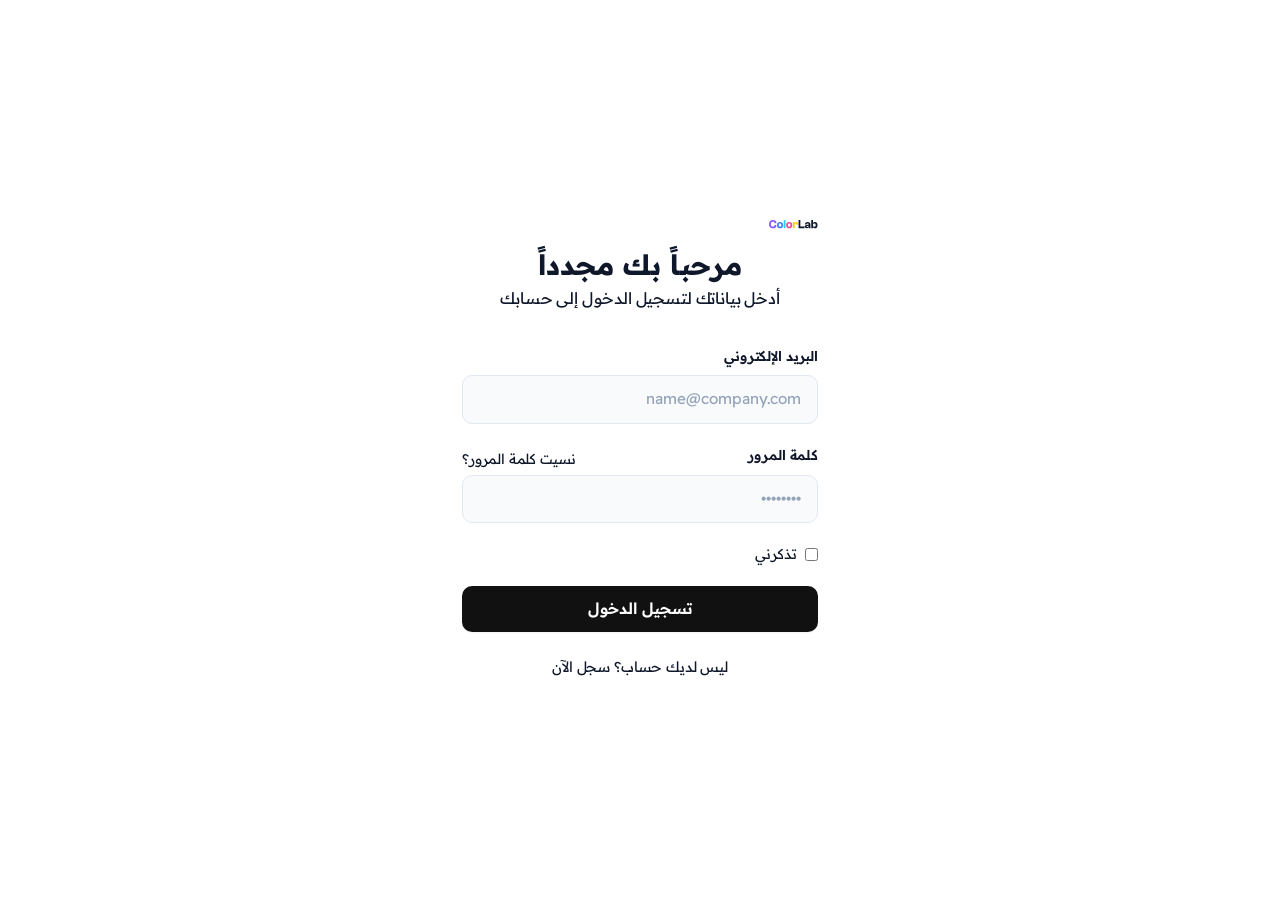
<file: html/login.html>
<!DOCTYPE html>
<html lang="ar" dir="rtl">
<head>
    <meta charset="UTF-8">
    <meta name="viewport" content="width=device-width, initial-scale=1.0">
    <title>تسجيل الدخول - كولور لاب</title>
    <link rel="preconnect" href="https://fonts.googleapis.com">
    <link rel="preconnect" href="https://fonts.gstatic.com" crossorigin>
    <link href="https://fonts.googleapis.com/css2?family=Outfit:wght@100..900&family=Readex+Pro:wght@200..700&display=swap" rel="stylesheet">
    <link rel="stylesheet" href="../css/main.css">
    <link rel="stylesheet" href="../css/layout.css">
    <link rel="stylesheet" href="../css/components.css">
    <link rel="stylesheet" href="../css/polish.css">
    <link rel="stylesheet" href="../css/responsive.css">
    <style>
        body {
            background-color: var(--color-bg-alt);
            display: flex;
            align-items: center;
            justify-content: center;
            min-height: 100vh;
        }
        .login-container {
            width: 100%;
            max-width: 500px;
            padding: 2rem;
        }
        .login-card {
            background: #FFF;
            padding: 2.5rem;
            border-radius: var(--radius-lg);
            border: 1px solid var(--color-border);
            box-shadow: var(--shadow-hover);
            text-align: center;
        }
        .login-header {
            margin-bottom: 2rem;
        }
        .login-header h2 {
            font-size: 1.75rem;
            margin-top: 1rem;
        }
        .login-footer {
            margin-top: 1.5rem;
            font-size: 0.9rem;
            color: var(--color-text-muted);
        }
    </style>
</head>
<body>
    <div class="login-container">
        <div class="login-card fade-in">
            <div class="login-header">
                <a href="../index.html"><img src="../icons/logo.svg" alt="كولور لاب" height="32"></a>
                <h2>مرحباً بك مجدداً</h2>
                <p class="text-muted">أدخل بياناتك لتسجيل الدخول إلى حسابك</p>
            </div>
            
            <form action="#">
                <div class="form-group text-right">
                    <label class="form-label">البريد الإلكتروني</label>
                    <input type="email" class="form-control" placeholder="name@company.com" required>
                </div>
                <div class="form-group text-right">
                    <div style="display: flex; justify-content: space-between; align-items: center;">
                        <label class="form-label">كلمة المرور</label>
                        <a href="#" class="text-sm">نسيت كلمة المرور؟</a>
                    </div>
                    <input type="password" class="form-control" placeholder="••••••••" required>
                </div>
                <div class="form-group" style="display: flex; align-items: center; gap: 0.5rem;">
                    <input type="checkbox" id="remember">
                    <label for="remember" class="text-sm">تذكرني</label>
                </div>
                <button type="submit" class="btn btn-primary w-100 btn-lg">تسجيل الدخول</button>
            </form>
            
            <div class="login-footer">
                ليس لديك حساب؟ <a href="signup.html">سجل الآن</a>
            </div>
        </div>
    </div>
</body>
</html>
</file>
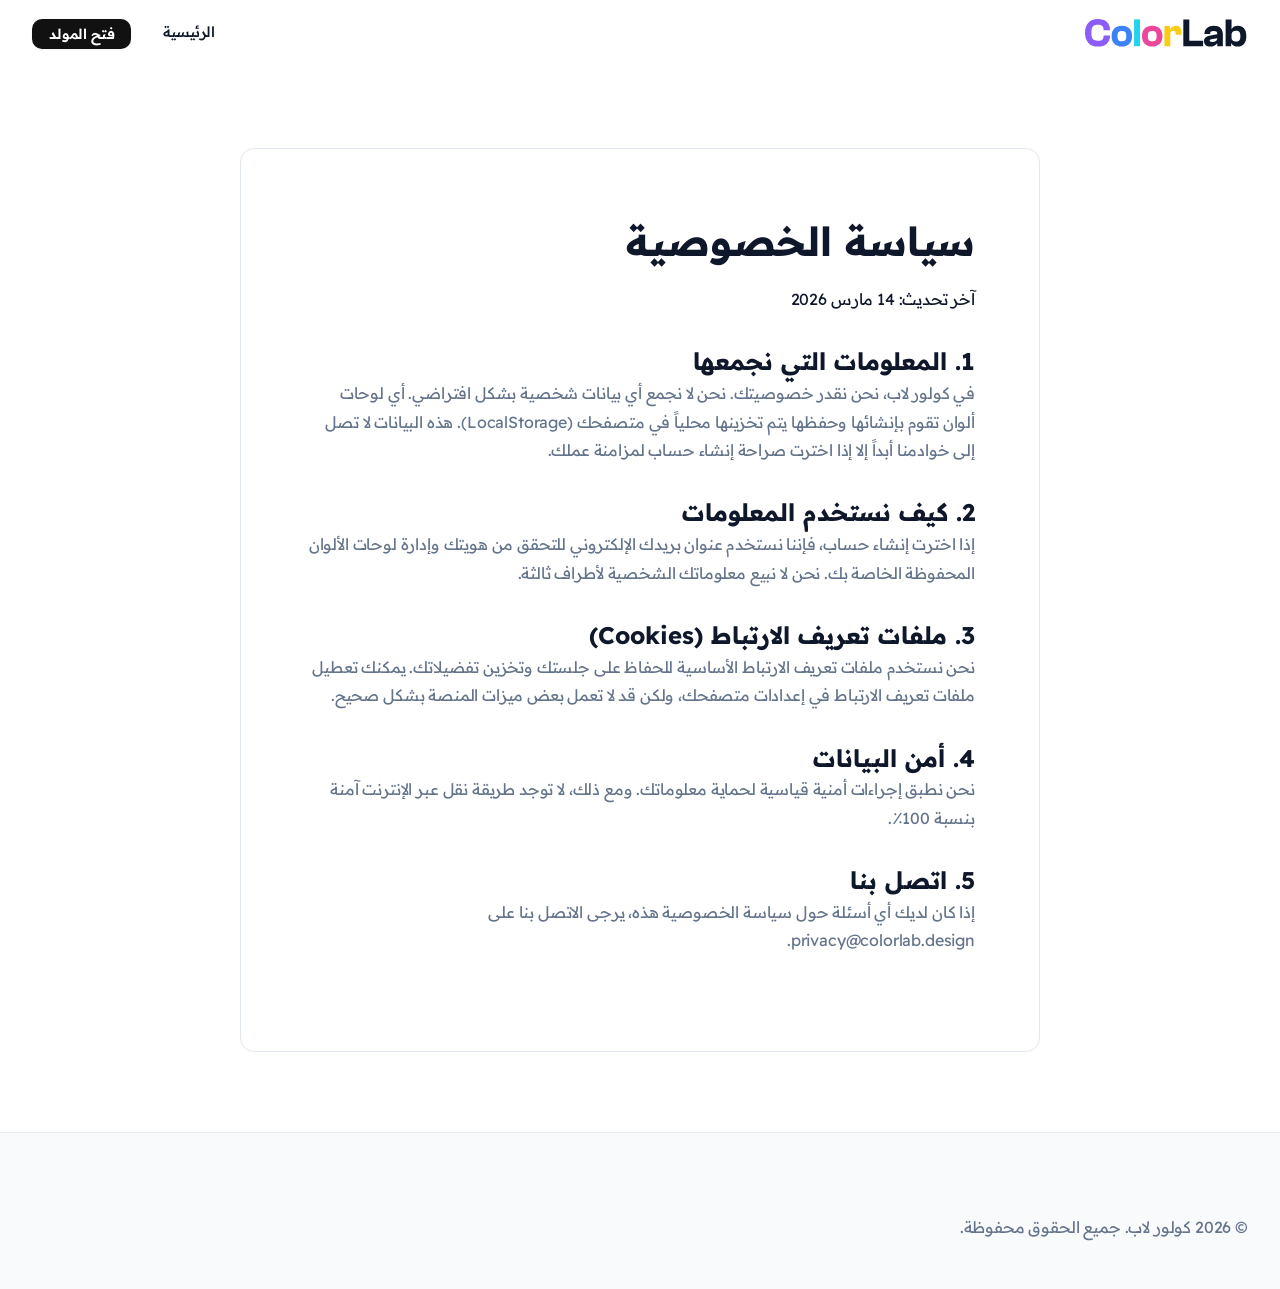
<file: html/privacy.html>
<!DOCTYPE html>
<html lang="ar" dir="rtl">
<head>
    <meta charset="UTF-8">
    <meta name="viewport" content="width=device-width, initial-scale=1.0">
    <title>سياسة الخصوصية - كولور لاب</title>
    <link rel="preconnect" href="https://fonts.googleapis.com">
    <link rel="preconnect" href="https://fonts.gstatic.com" crossorigin>
    <link href="https://fonts.googleapis.com/css2?family=Outfit:wght@100..900&family=Readex+Pro:wght@200..700&display=swap" rel="stylesheet">
    <link rel="stylesheet" href="../css/main.css">
    <link rel="stylesheet" href="../css/layout.css">
    <link rel="stylesheet" href="../css/components.css">
    <link rel="stylesheet" href="../css/polish.css">
    <link rel="stylesheet" href="../css/responsive.css">
</head>
<body class="bg-alt">
    <nav class="navbar">
        <div class="container nav-content">
            <div class="logo"><a href="../index.html" style="color: inherit;"><img src="../icons/logo.svg" alt="كولور لاب" height="24"></a></div>
            <div class="nav-links">
                <a href="../index.html" class="nav-link">الرئيسية</a>
                <a href="tool.html" class="btn btn-primary btn-sm">فتح المولد</a>
            </div>
        </div>
    </nav>

    <main class="section-spacing">
        <div class="container text-right" style="max-width: 800px; background: white; padding: var(--s-16); border-radius: var(--r-lg); border: 1px solid var(--border-main);">
            <h1 class="mb-4">سياسة الخصوصية</h1>
            <p class="text-muted mb-8">آخر تحديث: 14 مارس 2026</p>
            
            <section class="mb-8">
                <h3>1. المعلومات التي نجمعها</h3>
                <p>في كولور لاب، نحن نقدر خصوصيتك. نحن لا نجمع أي بيانات شخصية بشكل افتراضي. أي لوحات ألوان تقوم بإنشائها وحفظها يتم تخزينها محلياً في متصفحك (LocalStorage). هذه البيانات لا تصل إلى خوادمنا أبداً إلا إذا اخترت صراحة إنشاء حساب لمزامنة عملك.</p>
            </section>

            <section class="mb-8">
                <h3>2. كيف نستخدم المعلومات</h3>
                <p>إذا اخترت إنشاء حساب، فإننا نستخدم عنوان بريدك الإلكتروني للتحقق من هويتك وإدارة لوحات الألوان المحفوظة الخاصة بك. نحن لا نبيع معلوماتك الشخصية لأطراف ثالثة.</p>
            </section>

            <section class="mb-8">
                <h3>3. ملفات تعريف الارتباط (Cookies)</h3>
                <p>نحن نستخدم ملفات تعريف الارتباط الأساسية للحفاظ على جلستك وتخزين تفضيلاتك. يمكنك تعطيل ملفات تعريف الارتباط في إعدادات متصفحك، ولكن قد لا تعمل بعض ميزات المنصة بشكل صحيح.</p>
            </section>

            <section class="mb-8">
                <h3>4. أمن البيانات</h3>
                <p>نحن نطبق إجراءات أمنية قياسية لحماية معلوماتك. ومع ذلك، لا توجد طريقة نقل عبر الإنترنت آمنة بنسبة 100٪.</p>
            </section>

            <section class="mb-8">
                <h3>5. اتصل بنا</h3>
                <p>إذا كان لديك أي أسئلة حول سياسة الخصوصية هذه، يرجى الاتصل بنا على privacy@colorlab.design.</p>
            </section>
        </div>
    </main>

    <footer class="footer">
        <div class="container">
            <p>&copy; 2026 كولور لاب. جميع الحقوق محفوظة.</p>
        </div>
    </footer>
</body>
</html>
</file>
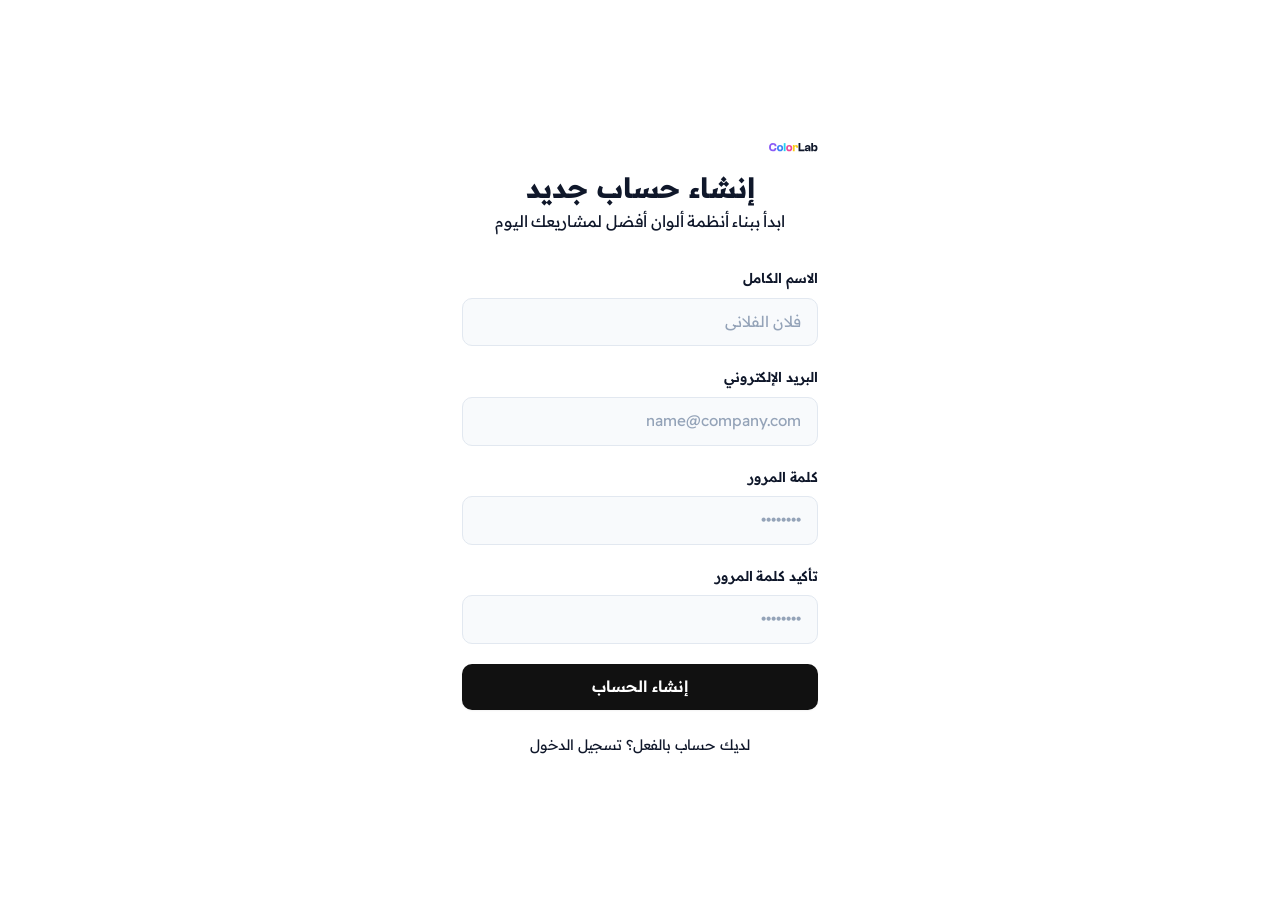
<file: html/signup.html>
<!DOCTYPE html>
<html lang="ar" dir="rtl">
<head>
    <meta charset="UTF-8">
    <meta name="viewport" content="width=device-width, initial-scale=1.0">
    <title>إنشاء حساب - كولور لاب</title>
    <link rel="preconnect" href="https://fonts.googleapis.com">
    <link rel="preconnect" href="https://fonts.gstatic.com" crossorigin>
    <link href="https://fonts.googleapis.com/css2?family=Outfit:wght@100..900&family=Readex+Pro:wght@200..700&display=swap" rel="stylesheet">
    <link rel="stylesheet" href="../css/main.css">
    <link rel="stylesheet" href="../css/layout.css">
    <link rel="stylesheet" href="../css/components.css">
    <link rel="stylesheet" href="../css/polish.css">
    <link rel="stylesheet" href="../css/responsive.css">
    <style>
        body {
            background-color: var(--color-bg-alt);
            display: flex;
            align-items: center;
            justify-content: center;
            min-height: 100vh;
        }
        .login-container {
            width: 100%;
            max-width: 500px;
            padding: 2rem;
        }
        .login-card {
            background: #FFF;
            padding: 2.5rem;
            border-radius: var(--radius-lg);
            border: 1px solid var(--color-border);
            box-shadow: var(--shadow-hover);
            text-align: center;
        }
        .login-header {
            margin-bottom: 2rem;
        }
        .login-header h2 {
            font-size: 1.75rem;
            margin-top: 1rem;
        }
        .login-footer {
            margin-top: 1.5rem;
            font-size: 0.9rem;
            color: var(--color-text-muted);
        }
    </style>
</head>
<body>
    <div class="login-container">
        <div class="login-card fade-in">
            <div class="login-header">
                <a href="../index.html"><img src="../icons/logo.svg" alt="كولور لاب" height="32"></a>
                <h2>إنشاء حساب جديد</h2>
                <p class="text-muted">ابدأ ببناء أنظمة ألوان أفضل لمشاريعك اليوم</p>
            </div>
            
            <form action="#">
                <div class="form-group text-right">
                    <label class="form-label">الاسم الكامل</label>
                    <input type="text" class="form-control" placeholder="فلان الفلاني" required>
                </div>
                <div class="form-group text-right">
                    <label class="form-label">البريد الإلكتروني</label>
                    <input type="email" class="form-control" placeholder="name@company.com" required>
                </div>
                <div class="form-group text-right">
                    <label class="form-label">كلمة المرور</label>
                    <input type="password" class="form-control" placeholder="••••••••" required>
                </div>
                <div class="form-group text-right">
                    <label class="form-label">تأكيد كلمة المرور</label>
                    <input type="password" class="form-control" placeholder="••••••••" required>
                </div>
                <button type="submit" class="btn btn-primary w-100 btn-lg">إنشاء الحساب</button>
            </form>
            
            <div class="login-footer">
                لديك حساب بالفعل؟ <a href="login.html">تسجيل الدخول</a>
            </div>
        </div>
    </div>
</body>
</html>
</file>
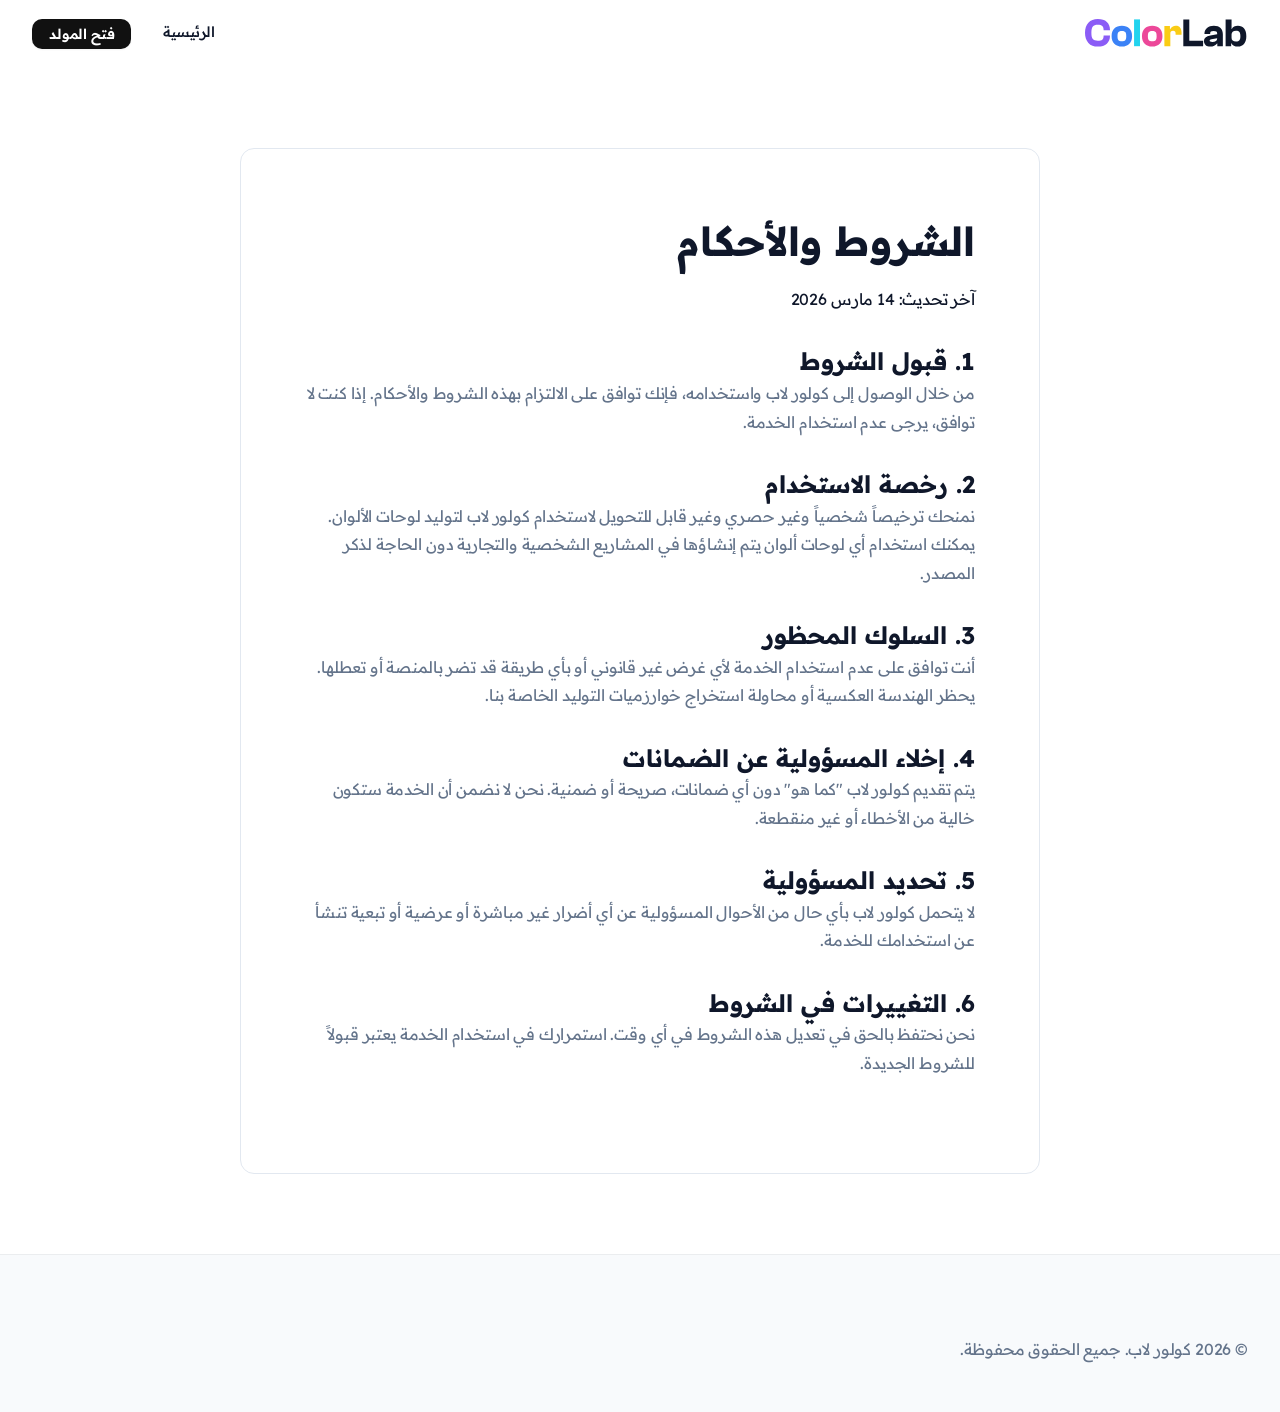
<file: html/terms.html>
<!DOCTYPE html>
<html lang="ar" dir="rtl">
<head>
    <meta charset="UTF-8">
    <meta name="viewport" content="width=device-width, initial-scale=1.0">
    <title>الشروط والأحكام - كولور لاب</title>
    <link rel="preconnect" href="https://fonts.googleapis.com">
    <link rel="preconnect" href="https://fonts.gstatic.com" crossorigin>
    <link href="https://fonts.googleapis.com/css2?family=Outfit:wght@100..900&family=Readex+Pro:wght@200..700&display=swap" rel="stylesheet">
    <link rel="stylesheet" href="../css/main.css">
    <link rel="stylesheet" href="../css/layout.css">
    <link rel="stylesheet" href="../css/components.css">
    <link rel="stylesheet" href="../css/polish.css">
    <link rel="stylesheet" href="../css/responsive.css">
</head>
<body class="bg-alt">
    <nav class="navbar">
        <div class="container nav-content">
            <div class="logo"><a href="../index.html" style="color: inherit;"><img src="../icons/logo.svg" alt="كولور لاب" height="24"></a></div>
            <div class="nav-links">
                <a href="../index.html" class="nav-link">الرئيسية</a>
                <a href="tool.html" class="btn btn-primary btn-sm">فتح المولد</a>
            </div>
        </div>
    </nav>

    <main class="section-spacing">
        <div class="container text-right" style="max-width: 800px; background: white; padding: var(--s-16); border-radius: var(--r-lg); border: 1px solid var(--border-main);">
            <h1 class="mb-4">الشروط والأحكام</h1>
            <p class="text-muted mb-8">آخر تحديث: 14 مارس 2026</p>
            
            <section class="mb-8">
                <h3>1. قبول الشروط</h3>
                <p>من خلال الوصول إلى كولور لاب واستخدامه، فإنك توافق على الالتزام بهذه الشروط والأحكام. إذا كنت لا توافق، يرجى عدم استخدام الخدمة.</p>
            </section>

            <section class="mb-8">
                <h3>2. رخصة الاستخدام</h3>
                <p>نمنحك ترخيصاً شخصياً وغير حصري وغير قابل للتحويل لاستخدام كولور لاب لتوليد لوحات الألوان. يمكنك استخدام أي لوحات ألوان يتم إنشاؤها في المشاريع الشخصية والتجارية دون الحاجة لذكر المصدر.</p>
            </section>

            <section class="mb-8">
                <h3>3. السلوك المحظور</h3>
                <p>أنت توافق على عدم استخدام الخدمة لأي غرض غير قانوني أو بأي طريقة قد تضر بالمنصة أو تعطلها. يحظر الهندسة العكسية أو محاولة استخراج خوارزميات التوليد الخاصة بنا.</p>
            </section>

            <section class="mb-8">
                <h3>4. إخلاء المسؤولية عن الضمانات</h3>
                <p>يتم تقديم كولور لاب "كما هو" دون أي ضمانات، صريحة أو ضمنية. نحن لا نضمن أن الخدمة ستكون خالية من الأخطاء أو غير منقطعة.</p>
            </section>

            <section class="mb-8">
                <h3>5. تحديد المسؤولية</h3>
                <p>لا يتحمل كولور لاب بأي حال من الأحوال المسؤولية عن أي أضرار غير مباشرة أو عرضية أو تبعية تنشأ عن استخدامك للخدمة.</p>
            </section>

            <section class="mb-8">
                <h3>6. التغييرات في الشروط</h3>
                <p>نحن نحتفظ بالحق في تعديل هذه الشروط في أي وقت. استمرارك في استخدام الخدمة يعتبر قبولاً للشروط الجديدة.</p>
            </section>
        </div>
    </main>

    <footer class="footer">
        <div class="container">
            <p>&copy; 2026 كولور لاب. جميع الحقوق محفوظة.</p>
        </div>
    </footer>
</body>
</html>
</file>
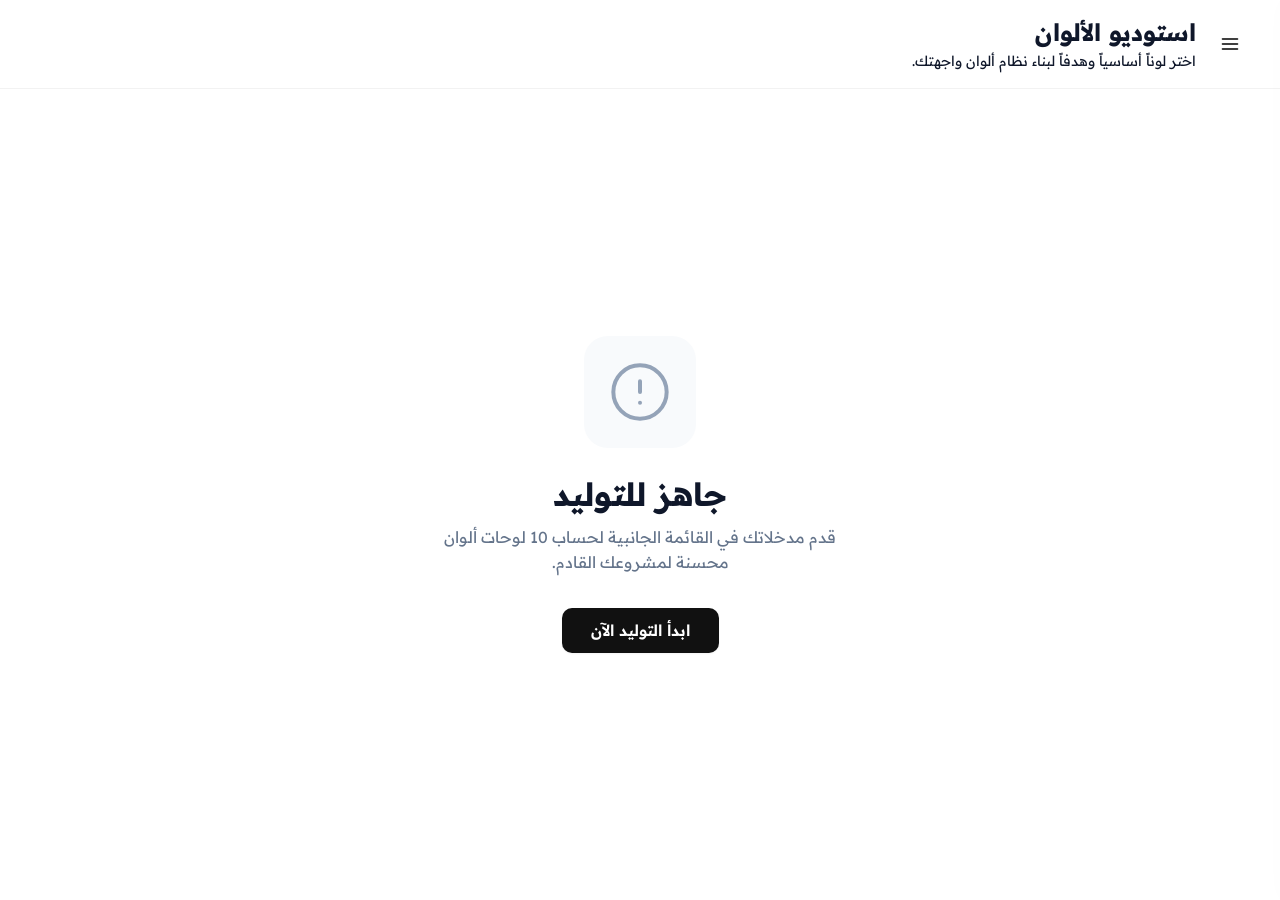
<file: html/tool.html>
<!DOCTYPE html>
<html lang="ar" dir="rtl">
<head>
    <meta charset="UTF-8">
    <meta name="viewport" content="width=device-width, initial-scale=1.0">
    <title>كولور لاب - أداة توليد الأنظمة</title>
    
    <!-- Google Fonts -->
    <link rel="preconnect" href="https://fonts.googleapis.com">
    <link rel="preconnect" href="https://fonts.gstatic.com" crossorigin>
    <link href="https://fonts.googleapis.com/css2?family=Outfit:wght@100..900&family=Readex+Pro:wght@200..700&display=swap" rel="stylesheet">
    
    <!-- CSS Architecture -->
    <link rel="stylesheet" href="../css/main.css">
    <link rel="stylesheet" href="../css/layout.css">
    <link rel="stylesheet" href="../css/components.css">
    <link rel="stylesheet" href="../css/motion.css">
    <link rel="stylesheet" href="../css/responsive.css">
    
    <!-- Inline style for the tool specifically until moved to components if needed -->
    <style>
        .input-group { margin-bottom: var(--s-6); }
        .input-label { display: block; font-weight: 600; margin-bottom: var(--s-2); color: var(--text-main); font-size: var(--text-sm); }
        .form-control { width: 100%; padding: 0.8rem 1rem; border: 1.5px solid var(--border-main); border-radius: var(--r-md); font-family: inherit; font-size: var(--text-sm); transition: all var(--transition-base); background-color: var(--bg-surface); color: var(--text-main); }
        .form-control:focus { outline: none; border-color: var(--brand-accent); box-shadow: 0 0 0 4px var(--brand-accent-soft); }
        .form-control::placeholder { color: var(--text-light); }
        
        /* Flex row for color input */
        .color-input-row { display: flex; gap: var(--s-2); align-items: center; }
        .color-picker { width: 44px; border: none; padding: 0; cursor: pointer; border-radius: var(--r-md); height: 44px; flex-shrink: 0; background-color: transparent; }
        .color-picker::-webkit-color-swatch-wrapper { padding: 0; }
        .color-picker::-webkit-color-swatch { border: 1.5px solid var(--border-main); border-radius: var(--r-md); }
        
        .toast-container { position: fixed; bottom: 2rem; inset-inline-end: 2rem; z-index: 1000; display: flex; flex-direction: column; gap: 0.5rem; }
        .toast { background: var(--text-main); color: var(--text-inverse); padding: 1rem 1.5rem; border-radius: var(--r-md); box-shadow: var(--shadow-xl); font-size: var(--text-sm); font-weight: 600; opacity: 0; transform: translateY(10px); transition: all var(--transition-base); }
        .toast.show { opacity: 1; transform: translateY(0); }

        .app-header { margin: calc(-1 * var(--s-8)) calc(-1 * var(--s-8)) var(--s-8) calc(-1 * var(--s-8)); padding: var(--s-4) var(--s-8); display: flex; align-items: center; gap: var(--s-4); position: sticky; top: 0; z-index: 100; background-color: rgba(255,255,255,0.8); backdrop-filter: blur(12px); border-bottom: 1px solid var(--border-subtle); }
        .app-header-home { margin-bottom: 0; display: inline-block; font-weight: 700; color: var(--brand-primary); text-decoration: none;}
        .app-header-home img { width: 110px; }
        
        .empty-state { text-align: center; padding: var(--s-20) 0; color: var(--text-muted); flex: 1; display: flex; flex-direction: column; align-items: center; justify-content: center; }
        .empty-state-icon { margin-bottom: var(--s-6); padding: var(--s-6); background: var(--bg-muted); border-radius: var(--r-xl); color: var(--text-light); }
        
        .palette-grid { display: grid; grid-template-columns: repeat(auto-fill, minmax(min(400px, 100%), 1fr)); gap: var(--s-6); margin-top: var(--s-6); }
        .swatch-info { display: flex; flex-direction: column; min-width: 0; overflow: hidden; }
        .swatch-name { font-size: var(--text-xs); font-weight: 700; color: var(--text-main); }
        .swatch-hex { font-size: 10px; opacity: 0.6; font-family: monospace; letter-spacing: 0.05em; }
        
        .palette-card { border: 1px solid var(--border-subtle); transition: all var(--transition-base); }
        .palette-card.active { border-color: var(--brand-accent); box-shadow: var(--shadow-lg); }
        .palette-header { display: flex; justify-content: space-between; align-items: center; margin-bottom: var(--s-4); font-weight: 700; color: var(--text-main); }
        
        .swatch-grid { display: grid; grid-template-columns: repeat(3, 1fr); gap: var(--s-3); }
        .swatch-item { border-radius: var(--r-md); border: 1px solid rgba(0,0,0,0.03); display: flex; flex-direction: column; justify-content: flex-end; padding: var(--s-3); height: 72px; cursor: copy; position: relative; overflow: hidden; transition: transform 0.2s ease; }
        .swatch-item:hover { transform: scale(1.02); z-index: 2; }
        .contrast-warning { position: absolute; top: var(--s-2); inset-inline-start: var(--s-2); background: #EF4444; color: white; border-radius: var(--r-full); width: 16px; height: 16px; display: flex; align-items: center; justify-content: center; font-size: 10px; font-weight: bold; }
        
        .skeleton { animation: pulse 2s ease-in-out infinite; background-color: var(--bg-muted); border-radius: var(--r-sm); }
        @keyframes pulse { 0% { opacity: 1; } 50% { opacity: 0.4; } 100% { opacity: 1; } }
        
        .preview-container { 
            border: 1px solid var(--border-subtle); 
            border-radius: var(--r-xl); 
            overflow: hidden; 
            box-shadow: var(--shadow-xl); 
            margin-top: var(--s-12);
            transition: all var(--transition-relax);
        }
        
        .btn-icon-svg { background: var(--bg-surface); border: 1px solid var(--border-subtle); border-radius: var(--r-md); color: var(--text-main); cursor: pointer; padding: var(--s-2); display: flex; align-items: center; justify-content: center; box-shadow: var(--shadow-sm); transition: all var(--transition-base);}
        .btn-icon-svg:hover { background: var(--bg-muted); border-color: var(--border-main); }
        .preview-header { padding: 1rem 2rem; border-bottom: 1px solid var(--color-border); display: flex; align-items: center; justify-content: space-between; }
        .preview-content { display: flex; flex-direction: column; gap: 3rem; align-items: center; text-align: center; height: calc(100vh - 250px)}
        
        /* Local UI States */
        #generating-view { display: none; }
        #results-view { display: none; }

        .saved-palettes-list { margin-top: 1rem; display: flex; flex-direction: column; gap: 0.5rem; }
        .saved-item { padding: 0.5rem; border: 1px solid var(--color-border); border-radius: var(--radius-sm); display: flex; align-items: center; justify-content: space-between; background: #fff; cursor: pointer;}
        .saved-item:hover { border-color: var(--color-primary); }
        .saved-item-colors { display: flex; height: 20px; width: 80px; border-radius: 2px; overflow: hidden; }
        .saved-item-colors div { flex: 1; }
        .btn-icon-svg { background: transparent; border: 1px solid var(--color-border); border-radius: var(--radius-sm); color: var(--color-text); cursor: pointer; padding: 0.5rem; display: flex; align-items: center; justify-content: center; box-shadow: var(--shadow-soft); transition: all 0.2s;}
        .btn-icon-svg:hover { background: var(--color-bg-alt); }
        .btn-icon { background: transparent; border: none; color: var(--color-text-muted); cursor: pointer; padding: 4px; display: inline-flex; align-items: center; justify-content: center; }
        .btn-icon:hover { color: var(--color-primary); }
    </style>
</head>
<body class="bg-alt">

    <!-- Sidebar backdrop for mobile/tablet -->
    <div class="sidebar-backdrop" id="sidebar-backdrop"></div>

    <!-- Mobile FAB to open sidebar -->
    <button class="tool-fab" id="tool-fab" aria-label="فتح لوحة التحكم">
        <svg width="20" height="20" viewBox="0 0 24 24" fill="none" stroke="currentColor" stroke-width="2" stroke-linecap="round" stroke-linejoin="round"><line x1="4" y1="21" x2="4" y2="14"/><line x1="4" y1="10" x2="4" y2="3"/><line x1="12" y1="21" x2="12" y2="12"/><line x1="12" y1="8" x2="12" y2="3"/><line x1="20" y1="21" x2="20" y2="16"/><line x1="20" y1="12" x2="20" y2="3"/><line x1="1" y1="14" x2="7" y2="14"/><line x1="9" y1="8" x2="15" y2="8"/><line x1="17" y1="16" x2="23" y2="16"/></svg>
        التحكم
    </button>

    <div class="app-layout">
        
        <!-- Sidebar Controls -->
        <aside class="sidebar" id="sidebar">
            <div class="sidebar-close">
                <a href="../index.html" class="app-header-home"><img src="../icons/logo.svg" alt="كولور لاب" height="24"></a>
            </div>
            
            <form id="generator-form">
                <div class="input-group">
                    <label for="base-color" class="input-label">اللون الأساسي (HEX، RGB، أو اسم)</label>
                    <div class="color-input-row">
                        <input type="color" id="base-color-picker" class="color-picker" value="#1A56FF">
                        <input type="text" id="base-color" class="form-control" value="#1A56FF" placeholder="مثلاً: blue، #1A56FF" autocomplete="off">
                    </div>
                </div>
                
                <div class="input-group">
                    <label for="website-type" class="input-label">نوع الموقع المستهدف</label>
                    <select id="website-type" class="form-control">
                        <option value="saas">منصة SaaS</option>
                        <option value="ecommerce">متجر إلكتروني</option>
                        <option value="portfolio">بورتفوليو</option>
                        <option value="corporate">موقع شركات</option>
                        <option value="dashboard">لوحة تحكم / لوحة أدمن</option>
                        <option value="blog">مدونة / موقع محتوى</option>
                        <option value="restaurant">مطعم</option>
                        <option value="mobileapp">تطبيق جوال</option>
                    </select>
                </div>
                
                <button type="submit" id="generate-btn" class="btn btn-primary w-100 btn-lg mt-4">توليد الأنظمة</button>
            </form>
            
            <hr style="border: 0; border-top: 1px solid var(--color-border); margin: 2rem 0;">
            
            <!-- Saved Palettes Panel -->
            <div>
                <h3 style="font-size: 1rem;">اللوحات المحفوظة</h3>
                <div id="saved-palettes-container" class="saved-palettes-list">
                    <div class="text-sm text-muted mt-4">لا توجد لوحات محفوظة بعد.</div>
                </div>
            </div>
            
        </aside>

        <!-- Main Workspace -->
        <main class="main-content">
            
            <div class="app-header">
                <button type="button" id="toggle-sidebar-btn" class="btn-icon-svg" aria-label="تبديل القائمة الجانبية">
                    <img id="toggle-sidebar-icon" src="../icons/menu.svg" width="20" height="20" alt="القائمة">
                </button>
                <div>
                    <h1 style="font-size: 1.5rem;">استوديو الألوان</h1>
                    <p class="text-muted text-sm">اختر لوناً أساسياً وهدفاً لبناء نظام ألوان واجهتك.</p>
                </div>
            </div>
            
            <!-- Default Empty State -->
            <div id="empty-view" class="empty-state fade-in">
                <div class="empty-state-icon">
                    <svg width="64" height="64" viewBox="0 0 24 24" fill="none" stroke="currentColor" stroke-width="1.5" stroke-linecap="round" stroke-linejoin="round"><circle cx="12" cy="12" r="10"></circle><line x1="12" y1="8" x2="12" y2="12"></line><line x1="12" y1="16" x2="12.01" y2="16"></line></svg>
                </div>
                <h2 class="mb-2">جاهز للتوليد</h2>
                <p class="text-muted mb-8" style="max-width: 400px; margin-inline: auto;">قدم مدخلاتك في القائمة الجانبية لحساب 10 لوحات ألوان محسنة لمشروعك القادم.</p>
                <button class="btn btn-primary btn-lg" id="start-generating-btn" aria-label="ابدأ التوليد">ابدأ التوليد الآن</button>
            </div>
            
            <!-- Generating State (Skeletons) -->
            <div id="generating-view">
                <div class="palette-grid">
                    <!-- 6 High-Fidelity Skeletons matching exact palette card structure -->
                    <div class="card palette-card skeleton" style="pointer-events: none; opacity: 0.8;">
                        <div class="palette-header" style="align-items: flex-start; margin-bottom: 2rem; display: flex; justify-content: space-between;">
                            <div class="skeleton" style="height: 24px; width: 140px; border-radius: 4px;"></div>
                            <div style="display: flex; gap: 0.5rem;">
                                <div class="skeleton" style="height: 32px; width: 70px; border-radius: 4px;"></div>
                                <div class="skeleton" style="height: 32px; width: 60px; border-radius: 4px;"></div>
                            </div>
                        </div>
                        <div class="swatch-grid">
                            <div class="skeleton skeleton-swatch"></div>
                            <div class="skeleton skeleton-swatch"></div>
                            <div class="skeleton skeleton-swatch"></div>
                            <div class="skeleton skeleton-swatch"></div>
                            <div class="skeleton skeleton-swatch"></div>
                            <div class="skeleton skeleton-swatch"></div>
                            <div class="skeleton skeleton-swatch"></div>
                            <div class="skeleton skeleton-swatch"></div>
                            <div class="skeleton skeleton-swatch"></div>
                        </div>
                    </div>
                    <!-- Duplicate to fill grid -->
                    <div class="card palette-card skeleton" style="pointer-events: none; opacity: 0.7;">
                        <div class="palette-header" style="align-items: flex-start; margin-bottom: 2rem; display: flex; justify-content: space-between;">
                            <div class="skeleton" style="height: 24px; width: 110px; border-radius: 4px;"></div>
                            <div style="display: flex; gap: 0.5rem;">
                                <div class="skeleton" style="height: 32px; width: 70px; border-radius: 4px;"></div>
                                <div class="skeleton" style="height: 32px; width: 60px; border-radius: 4px;"></div>
                            </div>
                        </div>
                        <div class="swatch-grid">
                            <div class="skeleton skeleton-swatch"></div>
                            <div class="skeleton skeleton-swatch"></div>
                            <div class="skeleton skeleton-swatch"></div>
                            <div class="skeleton skeleton-swatch"></div>
                            <div class="skeleton skeleton-swatch"></div>
                            <div class="skeleton skeleton-swatch"></div>
                            <div class="skeleton skeleton-swatch"></div>
                            <div class="skeleton skeleton-swatch"></div>
                            <div class="skeleton skeleton-swatch"></div>
                        </div>
                    </div>
                    <div class="card palette-card skeleton" style="pointer-events: none; opacity: 0.6;">
                        <div class="palette-header" style="align-items: flex-start; margin-bottom: 2rem; display: flex; justify-content: space-between;">
                            <div class="skeleton" style="height: 24px; width: 160px; border-radius: 4px;"></div>
                            <div style="display: flex; gap: 0.5rem;">
                                <div class="skeleton" style="height: 32px; width: 70px; border-radius: 4px;"></div>
                                <div class="skeleton" style="height: 32px; width: 60px; border-radius: 4px;"></div>
                            </div>
                        </div>
                        <div class="swatch-grid">
                            <div class="skeleton skeleton-swatch"></div>
                            <div class="skeleton skeleton-swatch"></div>
                            <div class="skeleton skeleton-swatch"></div>
                            <div class="skeleton skeleton-swatch"></div>
                            <div class="skeleton skeleton-swatch"></div>
                            <div class="skeleton skeleton-swatch"></div>
                            <div class="skeleton skeleton-swatch"></div>
                            <div class="skeleton skeleton-swatch"></div>
                            <div class="skeleton skeleton-swatch"></div>
                        </div>
                    </div>
                    <div class="card palette-card skeleton" style="pointer-events: none; opacity: 0.5;">
                        <div class="palette-header" style="align-items: flex-start; margin-bottom: 2rem; display: flex; justify-content: space-between;">
                            <div class="skeleton" style="height: 24px; width: 130px; border-radius: 4px;"></div>
                            <div style="display: flex; gap: 0.5rem;">
                                <div class="skeleton" style="height: 32px; width: 70px; border-radius: 4px;"></div>
                                <div class="skeleton" style="height: 32px; width: 60px; border-radius: 4px;"></div>
                            </div>
                        </div>
                        <div class="swatch-grid">
                            <div class="skeleton skeleton-swatch"></div>
                            <div class="skeleton skeleton-swatch"></div>
                            <div class="skeleton skeleton-swatch"></div>
                            <div class="skeleton skeleton-swatch"></div>
                            <div class="skeleton skeleton-swatch"></div>
                            <div class="skeleton skeleton-swatch"></div>
                            <div class="skeleton skeleton-swatch"></div>
                            <div class="skeleton skeleton-swatch"></div>
                            <div class="skeleton skeleton-swatch"></div>
                        </div>
                    </div>
                </div>
            </div>
            
            <!-- Results State -->
            <div id="results-view" class="fade-in">
                <div id="palette-grid" class="palette-grid">
                    <!-- Palette Cards injected by JS -->
                </div>
                
                <!-- Live UI Preview Concept -->
                <div id="live-preview" class="preview-container" style="font-family: 'Cairo', sans-serif; direction: rtl;">

                    <!-- Browser Bar -->
                    <div style="background: #f1f5f9; padding: 0.6rem 1rem; border-bottom: 1px solid #e2e8f0; display: flex; align-items: center; gap: 0.5rem;">
                        <span style="width: 10px; height: 10px; border-radius: 50%; background: #ff5f56;"></span>
                        <span style="width: 10px; height: 10px; border-radius: 50%; background: #ffbd2e;"></span>
                        <span style="width: 10px; height: 10px; border-radius: 50%; background: #27c93f;"></span>
                        <div style="flex: 1; margin: 0 0.75rem; background: #e2e8f0; border-radius: 6px; height: 22px; display: flex; align-items: center; padding: 0 0.75rem;">
                            <span style="font-size: 0.7rem; color: #94a3b8; font-family: monospace;">colorlab.design</span>
                        </div>
                    </div>

                    <!-- Fake UI Page -->
                    <div style="background-color: var(--preview-bg); min-height: 400px; overflow: hidden;">

                        <!-- Nav -->
                        <nav style="background-color: var(--preview-surface); border-bottom: 1px solid var(--preview-border); padding: 0.85rem 2rem; display: flex; align-items: center; justify-content: space-between;">
                            <div style="display: flex; align-items: center; gap: 0.5rem;">
                                <div style="width: 28px; height: 28px; border-radius: 8px; background-color: var(--preview-primary);"></div>
                                <span style="font-weight: 700; font-size: 0.95rem; color: var(--preview-text-pri);">براند اللون</span>
                            </div>
                            <div style="display: flex; gap: 1.5rem; align-items: center;">
                                <span style="font-size: 0.8rem; color: var(--preview-text-sec);">المنتج</span>
                                <span style="font-size: 0.8rem; color: var(--preview-text-sec);">الأسعار</span>
                                <span style="font-size: 0.8rem; color: var(--preview-text-sec);">عن الخدمة</span>
                                <button style="background-color: var(--preview-primary); color: #fff; border: none; padding: 0.4rem 1rem; border-radius: 8px; font-size: 0.8rem; font-weight: 600; font-family: 'Cairo', sans-serif; cursor: pointer;">ابدأ الآن</button>
                            </div>
                        </nav>

                        <!-- Hero -->
                        <div style="padding: 3rem 2.5rem 2rem; display: flex; align-items: center; gap: 2rem;">
                            <!-- Text -->
                            <div style="flex: 1;">
                                <div style="display: inline-flex; align-items: center; gap: 0.4rem; background-color: var(--preview-card); border: 1px solid var(--preview-border); border-radius: 20px; padding: 0.25rem 0.75rem; margin-bottom: 1rem;">
                                    <span style="width: 6px; height: 6px; border-radius: 50%; background-color: var(--preview-accent);"></span>
                                    <span style="font-size: 0.7rem; font-weight: 700; color: var(--preview-accent);">جديد</span>
                                </div>
                                <h1 style="font-size: 2rem; font-weight: 800; color: var(--preview-text-pri); line-height: 1.2; margin-bottom: 0.75rem;">ألوان تصنع<br>الفارق الحقيقي.</h1>
                                <p style="font-size: 0.85rem; color: var(--preview-text-sec); line-height: 1.7; margin-bottom: 1.5rem; max-width: 360px;">نظام ألوان احترافي في ثوانٍ. توليد تلقائي متكامل لكل مشاريعك.</p>
                                <div style="display: flex; gap: 0.75rem;">
                                    <button style="background-color: var(--preview-primary); color: #fff; border: none; padding: 0.6rem 1.4rem; border-radius: 10px; font-size: 0.85rem; font-weight: 700; font-family: 'Cairo', sans-serif; cursor: pointer;">ابدأ مجاناً</button>
                                    <button style="background-color: transparent; color: var(--preview-text-pri); border: 1.5px solid var(--preview-border); padding: 0.6rem 1.4rem; border-radius: 10px; font-size: 0.85rem; font-weight: 600; font-family: 'Cairo', sans-serif; cursor: pointer;">تعرف أكثر</button>
                                </div>
                            </div>

                            <!-- Palette Preview Card -->
                            <div style="flex-shrink: 0; width: 220px; background-color: var(--preview-card); border: 1px solid var(--preview-border); border-radius: 16px; padding: 1.25rem; box-shadow: 0 8px 24px rgba(0,0,0,0.07);">
                                <p style="font-size: 0.7rem; font-weight: 700; color: var(--preview-text-sec); margin-bottom: 0.75rem; text-transform: uppercase; letter-spacing: 0.05em;">لوحة الألوان</p>
                                <!-- Swatches -->
                                <div style="display: flex; gap: 0.4rem; margin-bottom: 0.5rem;">
                                    <div style="flex: 2; height: 48px; border-radius: 8px; background-color: var(--preview-primary);"></div>
                                    <div style="flex: 1; height: 48px; border-radius: 8px; background-color: var(--preview-secondary);"></div>
                                    <div style="flex: 1; height: 48px; border-radius: 8px; background-color: var(--preview-accent);"></div>
                                </div>
                                <div style="display: flex; gap: 0.4rem;">
                                    <div style="flex: 1; height: 28px; border-radius: 6px; background-color: var(--preview-surface); border: 1px solid var(--preview-border);"></div>
                                    <div style="flex: 1; height: 28px; border-radius: 6px; background-color: var(--preview-bg); border: 1px solid var(--preview-border);"></div>
                                    <div style="flex: 1; height: 28px; border-radius: 6px; background-color: var(--preview-text-pri); opacity: 0.15; border-radius: 6px;"></div>
                                </div>
                                <div style="margin-top: 0.85rem; padding-top: 0.85rem; border-top: 1px solid var(--preview-border); display: flex; align-items: center; justify-content: space-between;">
                                    <span style="font-size: 0.7rem; color: var(--preview-text-sec);">6 ألوان توليد</span>
                                    <div style="background-color: var(--preview-primary); color: #fff; font-size: 0.65rem; font-weight: 700; padding: 0.2rem 0.5rem; border-radius: 20px;">نسخ</div>
                                </div>
                            </div>
                        </div>

                        <!-- Stats Bar -->
                        <div style="margin: 0 2.5rem 1.5rem; display: flex; gap: 1rem;">
                            <div style="flex: 1; background-color: var(--preview-card); border: 1px solid var(--preview-border); border-radius: 12px; padding: 0.85rem 1rem; display: flex; align-items: center; gap: 0.75rem;">
                                <div style="width: 32px; height: 32px; border-radius: 8px; background-color: var(--preview-primary); opacity: 0.15;"></div>
                                <div>
                                    <p style="font-size: 0.65rem; color: var(--preview-text-sec); margin-bottom: 0.1rem;">لوحات مولّدة</p>
                                    <p style="font-size: 1rem; font-weight: 700; color: var(--preview-text-pri);">10</p>
                                </div>
                            </div>
                            <div style="flex: 1; background-color: var(--preview-card); border: 1px solid var(--preview-border); border-radius: 12px; padding: 0.85rem 1rem; display: flex; align-items: center; gap: 0.75rem;">
                                <div style="width: 32px; height: 32px; border-radius: 8px; background-color: var(--preview-secondary); opacity: 0.15;"></div>
                                <div>
                                    <p style="font-size: 0.65rem; color: var(--preview-text-sec); margin-bottom: 0.1rem;">نسبة التباين</p>
                                    <p style="font-size: 1rem; font-weight: 700; color: var(--preview-text-pri);">AA+</p>
                                </div>
                            </div>
                            <div style="flex: 1; background-color: var(--preview-card); border: 1px solid var(--preview-border); border-radius: 12px; padding: 0.85rem 1rem; display: flex; align-items: center; gap: 0.75rem;">
                                <div style="w                       <div style="padding: 0.65rem 1.15rem; background-color: var(--preview-warning); color: #fff; border-radius: 30px; font-weight: 600; font-size: 0.8rem; box-shadow: 0 4px 15px rgba(0,0,0,0.1); transform: translateX(-20px); display: flex; align-items: center; gap: 0.5rem; transition: background-color 0.4s ease, transform 0.3s ease;">
                                        <span style="width: 6px; height: 6px; border-radius: 50%; background-color: #fff; opacity: 0.8;"></span>
                                        متوازن (Balanced)
                                    </div>
                                </div>
                            </div>
                        </div>
                    </div>
                </div>
                
            </div>
            
        </main>
    </div>

    <!-- Toast Notifications -->
    <div id="toast-container" class="toast-container"></div>

    <!-- JavaScript Execution Engine -->
    <script src="../js/storage.js"></script>
    <script src="../js/preview.js"></script>
    <script src="../js/ui.js"></script>
    <script src="../js/generator.js"></script>
    <script src="../js/app.js"></script>
</body>
</html>
</file>
<file: css/main.css>
:root {
  /* ==========================================================================
     Base CSS & Variables — ColorLab Pro Design System
     Senior UI/UX Strategy: Minimal, Professional, Developer-focused.
     ========================================================================== */

  /* 1. Brand & Identity Colors */
  --brand-primary: #111111;
  --brand-accent: #7C3AED;      /* Vibrant Purple */
  --brand-accent-soft: rgba(124, 58, 237, 0.1);
  --brand-blue: #2563EB;
  --brand-cyan: #06B6D4;
  --brand-pink: #DB2777;
  --brand-yellow: #EAB308;

  /* 2. Neutral Palette (Modern Layers & Borders) */
  --bg-main: #FFFFFF;
  --bg-muted: #F8FAFC;
  --bg-surface: #FFFFFF;
  --bg-card: #FFFFFF;
  --bg-interactive: #F1F5F9;

  /* Unified Border System */
  --border-width: 1px;
  --border-main: #E2E8F0;
  --border-subtle: rgba(0, 0, 0, 0.05);
  --border-hover: rgba(124, 58, 237, 0.2);
  --border-interactive: var(--brand-accent);
  --border-focus: rgba(124, 58, 237, 0.4);

  /* 3. Typography Colors */
  --text-main: #0F172A;
  --text-muted: #64748B;
  --text-light: #94A3B8;
  --text-inverse: #FFFFFF;

  /* 4. Typography Scale (Minor Third) */
  --text-hero: clamp(2.75rem, 6vw, 4.5rem);
  --text-h1: 2.5rem;
  --text-h2: 2rem;
  --text-h3: 1.5rem;
  --text-h4: 1.25rem;
  --text-base: 1rem;
  --text-sm: 0.875rem;
  --text-xs: 0.75rem;

  /* 5. 8px Grid Spacing System */
  --s-1: 4px;
  --s-2: 8px;
  --s-3: 12px;
  --s-4: 16px;
  --s-6: 24px;
  --s-8: 32px;
  --s-10: 40px;
  --s-12: 48px;
  --s-16: 64px;
  --s-20: 80px;

  /* 6. Border Radius system (Aligned with UI Spec) */
  --radius-sm: 6px;
  --radius-md: 10px;
  --radius-lg: 14px;
  --radius-xl: 24px;
  --radius-full: 9999px;

  /* Shorthand Aliases */
  --r-sm: var(--radius-sm);
  --r-md: var(--radius-md);
  --r-lg: var(--radius-lg);
  --r-xl: var(--radius-xl);
  --r-full: var(--radius-full);

  /* 7. Elevation / Shadows (Premium Multi-layered) */
  --shadow-sm: 0 1px 2px rgba(0,0,0,0.05);
  --shadow-md: 0 4px 6px -1px rgba(0,0,0,0.05), 0 2px 4px -1px rgba(0,0,0,0.03);
  --shadow-lg: 0 10px 15px -3px rgba(0,0,0,0.07), 0 4px 6px -2px rgba(0,0,0,0.04);
  --shadow-xl: 0 20px 25px -5px rgba(0,0,0,0.08), 0 10px 10px -5px rgba(0,0,0,0.04);
  --shadow-premium: 0 1px 1px rgba(0,0,0,0.05), 0 2px 2px rgba(0,0,0,0.05), 0 4px 4px rgba(0,0,0,0.05), 0 8px 8px rgba(0,0,0,0.05), 0 16px 16px rgba(0,0,0,0.05);

  /* 8. Animations & Transitions */
  --ease-in-out: cubic-bezier(0.4, 0, 0.2, 1);
  --ease-out-expo: cubic-bezier(0.16, 1, 0.3, 1);
  --transition-base: 0.3s var(--ease-out-expo);
  --transition-relax: 0.5s var(--ease-out-expo);
  --transition-fast: 0.15s var(--ease-out-expo);

  /* Font Families */
  --font-primary: "Outfit", -apple-system, BlinkMacSystemFont, "Segoe UI", Roboto, sans-serif;
  --font-arabic: "Readex Pro", "Outfit", sans-serif;
}

/* Base Reset */
*,
*::before,
*::after {
  box-sizing: border-box;
  margin: 0;
  padding: 0;
  scrollbar-width: thin;
  scrollbar-color: var(--brand-primary) transparent;
}

::-webkit-scrollbar {
  width: 6px;
}

::-webkit-scrollbar-track {
  background: transparent;
}

::-webkit-scrollbar-thumb {
  background: var(--border-hover);
  border-radius: var(--r-full);
}

::-webkit-scrollbar-thumb:hover {
  background: var(--text-light);
}

html {
  scroll-behavior: smooth;
}

body {
  font-family: var(--font-primary);
  background-color: var(--bg-main);
  color: var(--text-main);
  line-height: 1.6;
  -webkit-font-smoothing: antialiased;
  -moz-osx-font-smoothing: grayscale;
}

/* Ensure all form elements and buttons inherit the design system fonts */
input, 
button, 
select, 
textarea,
optgroup {
  font-family: inherit;
  font-size: inherit;
  line-height: inherit;
  color: inherit;
}

[lang="ar"] body,
[dir="rtl"] body {
  font-family: var(--font-arabic);
}

/* Typography Scale Implementation */
h1 { font-size: var(--text-h1); }
h2 { font-size: var(--text-h2); }
h3 { font-size: var(--text-h3); }
h4 { font-size: var(--text-h4); }

h1, h2, h3, h4 {
  line-height: 1.2;
  font-weight: 700;
  color: var(--text-main);
  letter-spacing: -0.03em;
}

[lang="ar"] h1,
[lang="ar"] h2,
[lang="ar"] h3,
[lang="ar"] h4 {
  letter-spacing: 0;
  line-height: 1.4;
}

a {
  color: var(--color-text);
  text-decoration: none;
  transition: color var(--transition-fast);
}

a:hover {
  color: var(--color-text-muted);
}

ul {
  list-style: none;
}

/* Generic Utility Classes — Using logical properties where possible */
.text-center {
  text-align: center;
}
.text-left {
  text-align: left;
}
.text-right {
  text-align: right;
}

.text-muted {
  color: var(--color-text-muted);
}
.text-sm {
  font-size: 0.875rem;
}

/* Backgrounds */
.bg-primary {
  background-color: var(--color-bg);
}
.bg-alt {
  background-color: var(--color-bg-alt);
}

/* Spacing Helpers (8px Grid) */
.mt-1 { margin-top: var(--s-1); }
.mt-2 { margin-top: var(--s-2); }
.mt-4 { margin-top: var(--s-4); }
.mt-6 { margin-top: var(--s-6); }
.mt-8 { margin-top: var(--s-8); }
.mt-12 { margin-top: var(--s-12); }
.mt-16 { margin-top: var(--s-16); }

.mb-1 { margin-bottom: var(--s-1); }
.mb-2 { margin-bottom: var(--s-2); }
.mb-4 { margin-bottom: var(--s-4); }
.mb-6 { margin-bottom: var(--s-6); }
.mb-8 { margin-bottom: var(--s-8); }

.p-4 { padding: var(--s-4); }
.p-6 { padding: var(--s-6); }
.p-8 { padding: var(--s-8); }

.px-4 { padding-left: var(--s-4); padding-right: var(--s-4); }
.px-6 { padding-left: var(--s-6); padding-right: var(--s-6); }

.py-12 { padding-top: var(--s-12); padding-bottom: var(--s-12); }
.py-16 { padding-top: var(--s-16); padding-bottom: var(--s-16); }

/* Display Helpers */
.w-100 {
  width: 100%;
}
.w-80 {
  width: 80%;
}
.w-60 {
  width: 60%;
}

/* Fade in Animation */
@keyframes fadeIn {
  from {
    opacity: 0;
    transform: translateY(10px);
  }
  to {
    opacity: 1;
    transform: translateY(0);
  }
}

.fade-in {
  animation: fadeIn 0.4s ease forwards;
}

[dir="rtl"] .rtl-flip {
  transform: scaleX(-1);
}
</file>
<file: css/layout.css>
/* ==========================================================================
   Layout Architecture
   ========================================================================== */

/* Universal Container */
.container {
    width: 100%;
    max-width: 1280px;
    margin: 0 auto;
    padding: 0 var(--s-6);
}

/* Flex Utilities */
.flex-center {
    display: flex;
    align-items: center;
    justify-content: center;
}

.flex-between {
    display: flex;
    align-items: center;
    justify-content: space-between;
}

/* CSS Grid Engine */
.grid {
    display: grid;
    gap: var(--s-8);
}

.grid-2 {
    grid-template-columns: repeat(1, 1fr);
}

.grid-3 {
    grid-template-columns: repeat(1, 1fr);
}

@media (min-width: 768px) {
    .grid-2 {
        grid-template-columns: repeat(2, 1fr);
    }
    .grid-3 {
        grid-template-columns: repeat(3, 1fr);
    }
}

/* Sections */
.section-spacing {
    padding: var(--s-20) 0;
}

.section-spacing-sm {
    padding: var(--s-12) 0;
}

.section-divider {
    border-top: 1px solid var(--border-subtle);
}

/* Split Layout (50/50 side by side) */
.split-layout {
    display: flex;
    flex-direction: column;
    gap: 3rem;
    align-items: center;
}

@media (min-width: 900px) {
    .split-layout {
        flex-direction: row;
        justify-content: space-between;
    }
    
    .split-text, .split-image {
        flex: 1;
    }
    
    .split-image {
        max-width: 50%;
    }
}

/*
 * TOOL LAYOUT (Generator App Specific)
 * Using CSS Grid for the sidebar/main paradigm
 */
.app-layout {
    display: flex;
    min-height: 100vh;
    background-color: var(--bg-muted);
}

.sidebar {
    background-color: var(--bg-surface);
    border-inline-end: 1px solid var(--border-subtle);
    padding: var(--s-8);
    position: fixed;
    top: 0;
    inset-inline-start: 0;
    width: 340px;
    height: 100vh;
    overflow-y: auto;
    z-index: 1000;
    transition: transform var(--transition-relax);
    box-shadow: 4px 0 24px rgba(0,0,0,0.02);
}

/* RTL / LTR specific off-screen transforms */
[dir="ltr"] .sidebar { transform: translateX(-100%); }
[dir="rtl"] .sidebar { transform: translateX(100%); }

.sidebar.open {
    transform: translateX(0) !important;
}

.app-layout.sidebar-open {
    padding-inline-start: 340px;
}

.main-content {
    padding: var(--s-8);
    background-color: var(--bg-main);
    flex: 1;
    min-width: 0;
    display: flex;
    flex-direction: column;
}

/* Sidebar close button for mobile or general use */
.sidebar-close {
    display: flex;
    justify-content: space-between;
    align-items: center;
    margin-bottom: var(--s-10);
}
</file>
<file: css/components.css>
/* ==========================================================================
   Components CSS — ColorLab Design System
   Buttons • Cards • Badges • Nav • Forms • Marketing blocks
   ========================================================================== */

/* ==========================================================================
   1. NAVBAR
   ========================================================================== */

.navbar {
  border-bottom: 1px solid transparent;
  background-color: rgba(255, 255, 255, 0.88);
  backdrop-filter: blur(16px);
  -webkit-backdrop-filter: blur(16px);
  position: sticky;
  top: 0;
  z-index: 100;
  transition:
    background-color var(--transition-normal),
    border-color var(--transition-normal),
    box-shadow var(--transition-normal);
}

.navbar.scrolled {
  border-bottom-color: var(--color-border);
}

.nav-content {
  display: flex;
  justify-content: space-between;
  align-items: center;
  height: 68px;
}

.logo {
  font-size: 1.25rem;
  font-weight: 700;
  letter-spacing: -0.05em;
  color: var(--color-text);
  display: flex;
  align-items: center;
}

.logo img {
  height: 30px;
}

.nav-links {
  display: flex;
  gap: 2rem;
  align-items: center;
}

.nav-link {
  font-size: 0.9rem;
  font-weight: 500;
  color: var(--color-text-muted);
  text-decoration: none;
  transition: color var(--transition-fast);
}

.nav-link:hover {
  color: var(--color-text);
}

/* ==========================================================================
   2. BUTTONS
   ========================================================================== */

.btn {
  display: inline-flex;
  align-items: center;
  justify-content: center;
  gap: var(--s-2);
  padding: 0.75rem 1.5rem;
  font-weight: 600;
  font-size: var(--text-sm);
  border-radius: var(--r-md);
  border: 1px solid transparent;
  cursor: pointer;
  transition: all var(--transition-base);
  text-decoration: none;
  line-height: 1;
  white-space: nowrap;
}

/* Black / brand primary button */
.btn-primary {
  background-color: var(--brand-primary);
  color: var(--text-inverse);
  box-shadow: var(--shadow-sm);
}

.btn-primary:hover {
  background-color: #000;
  box-shadow: var(--shadow-md);
  transform: translateY(-1px);
}

/* Ghost / secondary button */
.btn-secondary {
  background-color: var(--bg-surface);
  color: var(--text-main);
  border-color: var(--border-main);
  box-shadow: var(--shadow-sm);
}

.btn-secondary:hover {
  background-color: var(--bg-muted);
  border-color: var(--border-hover);
  box-shadow: var(--shadow-md);
  transform: translateY(-1px);
}

/* Blue accent button — used for hero primary CTA */
.btn-accent {
  background-color: var(--brand-accent);
  color: var(--text-inverse);
  box-shadow: 0 4px 14px 0 rgba(124, 58, 237, 0.3);
  border-radius: var(--radius-md);
}

.btn-accent:hover {
  background-color: #6D28D9;
  box-shadow: 0 6px 20px rgba(124, 58, 237, 0.4);
  transform: translateY(-2px);
}

.btn-sm {
  padding: 0.45rem 0.9rem;
  font-size: 0.85rem;
}

.btn-lg {
  padding: 0.875rem 1.75rem;
  font-size: 0.975rem;
}

/* ==========================================================================
   3. CARDS (Base)
   ========================================================================== */

.card {
  background-color: var(--bg-card);
  border-radius: var(--r-xl);
  border: 1px solid var(--border-subtle);
  padding: var(--s-8);
  box-shadow: var(--shadow-sm);
  transition: all var(--transition-relax);
  position: relative;
  overflow: hidden;
  display: flex;
  flex-direction: column;
}

.card:hover {
  transform: translateY(-8px);
  box-shadow: var(--shadow-xl);
  border-color: var(--border-hover);
}

.card::after {
  content: "";
  position: absolute;
  inset: 0;
  background: radial-gradient(
    600px circle at var(--mouse-x, 0) var(--mouse-y, 0),
    rgba(124, 58, 237, 0.03),
    transparent 40%
  );
  z-index: 1;
  pointer-events: none;
  opacity: 0;
  transition: opacity 0.5s;
}

.card:hover::after {
  opacity: 1;
}

.card h3 {
  font-size: var(--text-h4);
  font-weight: 700;
  margin-bottom: var(--s-2);
  color: var(--text-main);
  letter-spacing: -0.02em;
}

.card p {
  font-size: var(--text-sm);
  line-height: 1.6;
  color: var(--text-muted);
}

/* ==========================================================================
   4. BADGES
   ========================================================================== */

.badge {
  display: inline-flex;
  align-items: center;
  gap: var(--s-2);
  padding: 0.35rem 0.9rem;
  border-radius: var(--r-full);
  font-size: var(--text-xs);
  font-weight: 700;
  text-transform: uppercase;
  letter-spacing: 0.05em;
  background-color: var(--brand-accent-soft);
  color: var(--brand-accent);
  border: 1px solid rgba(124, 58, 237, 0.15);
  margin-bottom: var(--s-4);
}

.badge::before {
  content: "";
  display: inline-block;
  width: 6px;
  height: 6px;
  border-radius: 50%;
  background: currentColor;
  opacity: 1;
  flex-shrink: 0;
}

/* Dark glass badge — used in offers section */
.badge-glass {
  background: rgba(255, 255, 255, 0.1);
  color: #fff;
  border: 1px solid rgba(255, 255, 255, 0.18);
  letter-spacing: 0.08em;
}

.badge-glass::before {
  background: rgba(255, 255, 255, 0.7);
}

/* ==========================================================================
   5. HERO SECTION
   ========================================================================== */

.hero {
  min-height: calc(100vh - 68px);
  display: flex;
  align-items: center;
  background: #fff;
  position: relative;
  overflow: hidden;
}

.hero-title {
  font-size: var(--text-hero);
  font-weight: 800;
  letter-spacing: -0.04em;
  line-height: 1.1;
  margin-bottom: var(--s-4);
  color: var(--text-main);
}

.hero-subtitle {
  font-size: var(--text-h4);
  color: var(--text-muted);
  max-width: 540px;
  line-height: 1.6;
  margin: 0 0 var(--s-8);
}

.hero-actions {
  display: flex;
  gap: 0.875rem;
  align-items: center;
  margin-bottom: 2rem;
}

/* Hero CTA button is blue (accent), not black */
.hero-cta-btn {
  display: inline-flex;
  align-items: center;
  gap: 0.4em;
  padding: 0.875rem 1.75rem;
  font-size: 0.975rem;
  font-weight: 700;
  border-radius: var(--radius-md);
  background-color: var(--preview-primary, var(--color-hero-cta));
  color: #fff;
  border: none;
  cursor: pointer;
  text-decoration: none;
  transition:
    background-color 0.4s ease,
    box-shadow var(--transition-fast),
    transform var(--transition-fast);
  box-shadow: 0 4px 16px rgba(26, 86, 255, 0.25);
  letter-spacing: -0.01em;
  line-height: 1;
}

.hero-cta-btn:hover {
  transform: translateY(-1px);
  box-shadow: 0 6px 24px rgba(26, 86, 255, 0.35);
  color: #fff;
}

/* Interactive color picker (try-it panel) */
.hero-interactive {
  border-top: 1px solid var(--color-border);
  padding-top: 1.5rem;
}

.hero-interactive-label {
  font-size: 0.8rem;
  font-weight: 600;
  color: var(--color-text-muted);
  margin-bottom: 0.75rem;
  text-transform: uppercase;
  letter-spacing: 0.06em;
}

.hero-color-picker {
  display: flex;
  gap: 0.65rem;
  align-items: center;
}

/* Palette swatch buttons */
.color-btn {
  width: 26px;
  height: 26px;
  border-radius: 50%;
  border: 2px solid #fff;
  cursor: pointer;
  background: none;
  padding: 0;
  box-shadow: 0 0 0 2px transparent;
  transition:
    transform 160ms cubic-bezier(0.16, 1, 0.3, 1),
    box-shadow 160ms ease;
  flex-shrink: 0;
}

.color-btn:hover {
  transform: scale(1.22);
}

.color-btn.active {
  transform: scale(1.18);
}

/* ==========================================================================
   6. HERO VISUAL CARDS (Right side floating composition)
   ========================================================================== */

.hero-visuals {
  position: relative;
  height: 460px;
  display: flex;
  align-items: center;
  justify-content: center;
}

/* Ambient blur glow behind cards */
.hero-glow {
  position: absolute;
  top: 50%;
  left: 50%;
  width: 260px;
  height: 260px;
  background: var(--preview-primary, var(--color-hero-cta));
  filter: blur(88px);
  opacity: 0.12;
  transform: translate(-50%, -50%);
  transition: background 0.5s ease;
  border-radius: 50%;
  pointer-events: none;
}

/* Decorative dot grid */
.hero-dots {
  position: absolute;
  top: 10px;
  right: -10px;
  width: 140px;
  height: 140px;
  background-image: radial-gradient(
    var(--color-border) 1.5px,
    transparent 1.5px
  );
  background-size: 14px 14px;
  opacity: 0.6;
  pointer-events: none;
  z-index: 1;
}

/* Primary palette card */
.hero-palette-card {
  position: absolute;
  top: 30px;
  right: 10px;
  width: 256px;
  background-color: var(--preview-card, #f8fafc);
  border: 1px solid var(--preview-border, var(--color-border));
  border-radius: var(--radius-lg);
  padding: 1.25rem;
  box-shadow:
    0 20px 48px rgba(0, 0, 0, 0.08),
    0 4px 12px rgba(0, 0, 0, 0.04);
  transform: rotate(2.5deg);
  z-index: 3;
  transition:
    background-color 0.5s ease,
    border-color 0.5s ease,
    box-shadow 0.5s ease;
}

.hero-card-header {
  display: flex;
  justify-content: space-between;
  align-items: center;
  margin-bottom: 1.1rem;
}

.hero-card-dots {
  display: flex;
  gap: 0.45rem;
}

.hero-card-dot {
  width: 10px;
  height: 10px;
  border-radius: 50%;
  transition: background-color 0.4s ease;
}

.hero-card-label {
  font-size: 0.65rem;
  font-weight: 700;
  color: var(--preview-text-sec, var(--color-text-muted));
  text-transform: uppercase;
  letter-spacing: 0.08em;
}

.hero-swatch-primary {
  height: 90px;
  background-color: var(--preview-primary, var(--color-hero-cta));
  border-radius: 10px;
  margin-bottom: 0.75rem;
  display: flex;
  align-items: flex-end;
  padding: 0.7rem;
  transition: background-color 0.4s ease;
}

.hero-swatch-label {
  background-color: rgba(255, 255, 255, 0.92);
  padding: 0.2rem 0.55rem;
  border-radius: 4px;
  font-size: 0.65rem;
  font-weight: 700;
  color: #0f172a;
}

.hero-swatch-row {
  display: grid;
  grid-template-columns: 1fr 1fr;
  gap: 0.65rem;
}

.hero-swatch-secondary,
.hero-swatch-accent {
  height: 48px;
  border-radius: 8px;
  display: flex;
  align-items: flex-end;
  padding: 0.45rem;
  transition: background-color 0.4s ease;
}

.hero-swatch-secondary {
  background-color: var(--preview-secondary, #0ea5e9);
}

.hero-swatch-accent {
  background-color: var(--preview-accent, #f43f5e);
}

.hero-swatch-label-sm {
  background-color: rgba(255, 255, 255, 0.9);
  padding: 0.15rem 0.4rem;
  border-radius: 3px;
  font-size: 0.58rem;
  font-weight: 700;
  color: #0f172a;
}

/* Secondary UI block-fragment card */
.hero-ui-block {
  position: absolute;
  bottom: 50px;
  left: 0;
  width: 210px;
  background-color: var(--preview-surface, #fff);
  border: 1px solid var(--preview-border, var(--color-border));
  border-radius: 14px;
  padding: 1.25rem;
  box-shadow:
    0 14px 36px rgba(0, 0, 0, 0.07),
    0 3px 8px rgba(0, 0, 0, 0.04);
  transform: rotate(-3.5deg);
  z-index: 2;
  transition:
    background-color 0.5s ease,
    border-color 0.5s ease;
}

.hero-ui-block-line {
  height: 5px;
  width: 42%;
  background-color: var(--preview-text-sec, var(--color-text-muted));
  border-radius: 3px;
  margin-bottom: 1.1rem;
  opacity: 0.4;
  transition: background-color 0.4s ease;
}

.hero-ui-block-placeholder {
  height: 52px;
  background-color: var(--preview-text-pri, var(--color-text));
  border-radius: 8px;
  margin-bottom: 0.9rem;
  opacity: 0.05;
  transition: background-color 0.4s ease;
}

.hero-ui-block-actions {
  display: flex;
  gap: 0.5rem;
  align-items: center;
}

.hero-ui-input {
  flex: 1;
  height: 26px;
  background-color: var(--preview-bg, #f1f5f9);
  border: 1px solid var(--preview-border, var(--color-border));
  border-radius: 6px;
  transition: all 0.4s ease;
}

.hero-ui-btn {
  width: 56px;
  height: 26px;
  background-color: var(--preview-primary, var(--color-hero-cta));
  border-radius: 6px;
  transition: background-color 0.4s ease;
}

/* Floating notification chip */
.hero-chip {
  position: absolute;
  bottom: 158px;
  right: -8px;
  padding: 0.55rem 1rem;
  background-color: var(--preview-card, #f8fafc);
  border: 1px solid var(--preview-border, var(--color-border));
  color: var(--preview-text-pri, var(--color-text));
  border-radius: var(--radius-full);
  font-weight: 600;
  font-size: 0.78rem;
  box-shadow: 0 8px 24px rgba(0, 0, 0, 0.09);
  display: flex;
  align-items: center;
  gap: 0.5rem;
  z-index: 4;
  transition:
    background-color 0.4s ease,
    border-color 0.4s ease,
    color 0.4s ease;
  white-space: nowrap;
}

.hero-chip-dot {
  width: 7px;
  height: 7px;
  border-radius: 50%;
  background-color: var(--preview-accent, #f43f5e);
  flex-shrink: 0;
  animation: chipPulse 2s ease-in-out infinite;
}

@keyframes chipPulse {
  0%,
  100% {
    opacity: 1;
    transform: scale(1);
  }
  50% {
    opacity: 0.65;
    transform: scale(0.85);
  }
}

/* ==========================================================================
   7. SECTION TYPOGRAPHY
   ========================================================================== */

.section-label {
  display: inline-block;
  font-size: var(--text-xs);
  font-weight: 700;
  letter-spacing: 0.1em;
  text-transform: uppercase;
  color: var(--brand-accent);
  margin-bottom: var(--s-2);
}

.section-title {
  font-size: var(--text-h2);
  font-weight: 800;
  letter-spacing: -0.04em;
  line-height: 1.1;
  margin-bottom: var(--s-3);
  color: var(--text-main);
}

.section-subtitle {
  font-size: var(--text-base);
  color: var(--text-muted);
  max-width: 640px;
  margin: 0 auto var(--s-16);
  line-height: 1.6;
}

/* ==========================================================================
   8. SERVICE CARDS
   ========================================================================== */
/* Service Card Specifics */
.service-card:hover { border-top-color: var(--brand-accent); }

.service-card h3 {
  font-size: var(--text-h4);
  font-weight: 700;
  margin-bottom: var(--s-2);
  color: var(--text-main);
  letter-spacing: -0.02em;
}

.service-card p {
  font-size: var(--text-sm);
  line-height: 1.6;
  color: var(--text-muted);
}

/* ==========================================================================
   9. FEATURE CARDS
   ========================================================================== */
/* Feature Card specifics - layout and spacing already in base .card */

/* ==========================================================================
   10. ICON BOX
   ========================================================================== */

.icon-box {
  display: inline-flex;
  align-items: center;
  justify-content: center;
  width: 52px;
  height: 52px;
  border-radius: 14px;
  background: var(--bg-muted);
  color: var(--brand-accent);
  margin-bottom: var(--s-6);
  flex-shrink: 0;
  transition: all var(--transition-base);
  border: 1px solid var(--border-subtle);
}

.card:hover .icon-box {
  transform: scale(1.1) rotate(-4deg);
  background: var(--brand-accent);
  color: #fff;
  border-color: transparent;
  box-shadow: 0 8px 20px -4px var(--brand-accent);
}

/* ==========================================================================
   11. HOW IT WORKS — Step Cards
   ========================================================================== */

.step-card {
  position: relative;
  padding: 2rem;
  text-align: inherit;
}

.step-number {
  font-size: 4.5rem;
  font-weight: 900;
  line-height: 1;
  letter-spacing: -0.05em;
  color: var(--color-text);
  opacity: 0.05;
  display: block;
  font-variant-numeric: tabular-nums;
  margin-bottom: 0.5rem;
}

.step-card h4 {
  font-size: 1.1rem;
  font-weight: 700;
  margin-bottom: 0.65rem;
  color: var(--color-text);
  letter-spacing: -0.02em;
}

.step-card p {
  font-size: 0.9rem;
  line-height: 1.7;
  color: var(--color-text-muted);
}

/* ==========================================================================
   12. PRICING
   ========================================================================== */

.pricing-grid {
  display: grid;
  gap: var(--s-6);
  margin-top: var(--s-10);
  align-items: start;
}

@media (min-width: 768px) {
  .pricing-grid {
    grid-template-columns: repeat(3, 1fr);
  }
}

.pricing-card {
  /* Inherits foundational premium styles from .card */
}

.pricing-card.popular {
  border: 2px solid var(--brand-accent);
  box-shadow: 0 12px 40px -8px rgba(124, 58, 237, 0.2);
}

.pricing-card.popular:hover {
  transform: translateY(-12px) scale(1.02);
}

.pricing-header h3 {
  font-size: var(--text-h3);
  margin-bottom: var(--s-2);
}

.pricing-price {
  font-size: 2.5rem;
  font-weight: 800;
  margin: var(--s-6) 0;
  letter-spacing: -0.05em;
}

.pricing-price span {
  font-size: var(--text-sm);
  font-weight: 500;
  color: var(--text-muted);
}

.pricing-features {
  margin-bottom: var(--s-8);
}

.pricing-features li {
  display: flex;
  align-items: center;
  gap: var(--s-2);
  font-size: var(--text-sm);
  color: var(--text-muted);
  margin-bottom: var(--s-3);
}

.pricing-features .icon {
  width: 18px;
  height: 18px;
  color: var(--brand-accent);
}

.pricing-card.popular::before {
  content: "موصى به";
  position: absolute;
  top: 0;
  left: 50%;
  transform: translate(-50%, -50%);
  background: var(--color-accent);
  color: #fff;
  padding: 0.32rem 1.1rem;
  border-radius: var(--radius-full);
  font-size: 0.7rem;
  font-weight: 700;
  letter-spacing: 0.06em;
  text-transform: uppercase;
}

.pricing-header h3 {
  font-size: 1.05rem;
  font-weight: 700;
  letter-spacing: -0.02em;
  margin-bottom: 0.35rem;
  color: var(--color-text);
}

.pricing-header p {
  font-size: 0.875rem;
  color: var(--color-text-muted);
  line-height: 1.5;
  margin: 0;
}

.pricing-price {
  font-size: 2.75rem;
  font-weight: 800;
  color: var(--color-text);
  margin: 1.25rem 0;
  letter-spacing: -0.04em;
  line-height: 1;
  display: flex;
  align-items: flex-end;
  gap: 0.2rem;
}

.pricing-price sup {
  font-size: 1.15rem;
  font-weight: 700;
  margin-bottom: 0.35rem;
}

.pricing-price span {
  font-size: 0.875rem;
  font-weight: 400;
  color: var(--color-text-muted);
  margin-bottom: 0.15rem;
}

.pricing-divider {
  border: none;
  border-top: 1px solid var(--color-border);
  margin: 1.25rem 0;
}

.pricing-features {
  margin: 0 0 1.5rem;
  flex: 1;
}

.pricing-features li {
  display: flex;
  align-items: center;
  gap: 0.75rem;
  padding: 0.45rem 0;
  font-size: 0.9rem;
  color: var(--color-text-muted);
  border-bottom: 1px solid rgba(0, 0, 0, 0.04);
  line-height: 1.4;
}

.pricing-features li:last-child {
  border-bottom: none;
}

/* SVG check icon for pricing lists */
.check-icon {
  display: inline-flex;
  align-items: center;
  justify-content: center;
  width: 17px;
  height: 17px;
  border-radius: 50%;
  background: #ecfdf5;
  color: #059669;
  flex-shrink: 0;
  font-size: 0.6rem;
  font-weight: 700;
}

.pricing-features li svg.icon {
  width: 15px;
  height: 15px;
  color: #059669;
  flex-shrink: 0;
}

/* ==========================================================================
   13. TESTIMONIALS
   ========================================================================== */

.testimonials-grid {
  display: grid;
  gap: var(--s-6);
  margin-top: var(--s-10);
}

@media (min-width: 768px) {
  .testimonials-grid {
    grid-template-columns: repeat(3, 1fr);
  }
}

.testimonial-card {
  /* Inherits unified premium styles from .card */
}

.testimonial-card::before {
  content: "\201C";
  position: absolute;
  top: 1rem;
  right: 1.5rem;
  font-size: 5rem;
  line-height: 1;
  font-family: Georgia, serif;
  color: var(--color-text);
  opacity: 0.04;
  pointer-events: none;
}

.testimonial-stars {
  display: flex;
  gap: 2px;
  margin-bottom: var(--s-4);
  color: var(--brand-yellow);
  font-size: var(--text-base);
}

.testimonial-content {
  font-size: var(--text-base);
  color: var(--text-main);
  margin-bottom: var(--s-6);
  font-style: italic;
  line-height: 1.6;
}

.testimonial-author {
  display: flex;
  align-items: center;
  gap: 0.875rem;
}

.author-avatar {
  width: 40px;
  height: 40px;
  border-radius: 50%;
  overflow: hidden;
  flex-shrink: 0;
  border: 2px solid var(--color-border);
}

.author-avatar img {
  width: 100%;
  height: 100%;
  object-fit: cover;
  display: block;
}

.author-info h5 {
  font-size: 0.875rem;
  font-weight: 700;
  color: var(--color-text);
  letter-spacing: -0.01em;
  margin: 0 0 0.15rem;
}

.author-info p {
  font-size: 0.78rem;
  color: var(--color-text-light);
  margin: 0;
  line-height: 1.4;
}

/* ==========================================================================
   14. FORMS
   ========================================================================== */

.form-group {
  margin-bottom: 1.25rem;
  text-align: start;
  position: relative;
}

.form-label {
  display: block;
  font-size: 0.83rem;
  font-weight: 600;
  margin-bottom: 0.45rem;
  color: var(--color-text);
  letter-spacing: -0.01em;
}

.form-control {
  width: 100%;
  padding: 0.75rem 1rem;
  font-size: 0.95rem;
  font-family: inherit;
  background: var(--bg-muted);
  border: var(--border-width) solid var(--border-main);
  border-radius: var(--radius-md);
  color: var(--text-main);
  transition: all var(--transition-base);
  line-height: 1.5;
}

.form-control::placeholder {
  color: var(--text-light);
}

.form-control:focus {
  outline: none;
  background: #fff;
  border-color: var(--border-interactive);
  box-shadow: 0 0 0 4px var(--border-focus);
}

textarea.form-control {
  min-height: 130px;
  resize: vertical;
}

/* ==========================================================================
   15. CONTACT
   ========================================================================== */

.contact-wrapper {
  display: grid;
  gap: 3rem;
}

@media (min-width: 768px) {
  .contact-wrapper {
    grid-template-columns: 1fr 1.5fr;
  }
}

.contact-info {
  text-align: start;
}

.info-item {
  display: flex;
  gap: 1rem;
  margin-bottom: 1.75rem;
  align-items: flex-start;
}

.info-icon {
  width: 38px;
  height: 38px;
  min-width: 38px;
  background: #eff6ff;
  border-radius: 10px;
  display: flex;
  align-items: center;
  justify-content: center;
  color: var(--color-accent);
  flex-shrink: 0;
}

.info-text h5 {
  font-size: 0.875rem;
  font-weight: 700;
  margin: 0 0 0.2rem;
  color: var(--color-text);
  letter-spacing: -0.01em;
}

.info-text p {
  font-size: 0.875rem;
  color: var(--color-text-muted);
  margin: 0;
  line-height: 1.5;
}

.contact-form.card {
  padding: 2.5rem;
}

/* Map Placeholder */
.map-placeholder {
  width: 100%;
  height: 260px;
  background:
    linear-gradient(rgba(241, 245, 249, 0.9), rgba(241, 245, 249, 0.9)),
    repeating-linear-gradient(
      0deg,
      transparent,
      transparent 24px,
      rgba(0, 0, 0, 0.04) 24px,
      rgba(0, 0, 0, 0.04) 25px
    ),
    repeating-linear-gradient(
      90deg,
      transparent,
      transparent 24px,
      rgba(0, 0, 0, 0.04) 24px,
      rgba(0, 0, 0, 0.04) 25px
    );
  border: 1px dashed var(--color-border);
  border-radius: var(--radius-lg);
  position: relative;
  overflow: hidden;
  margin-top: 2rem;
  cursor: pointer;
  display: flex;
  align-items: center;
  justify-content: center;
  flex-direction: column;
  gap: 0.5rem;
  transition:
    background var(--transition-fast),
    border-color var(--transition-fast);
}

.map-placeholder:hover {
  border-color: var(--color-border-hover);
  background:
    linear-gradient(rgba(236, 240, 245, 0.95), rgba(236, 240, 245, 0.95)),
    repeating-linear-gradient(
      0deg,
      transparent,
      transparent 24px,
      rgba(0, 0, 0, 0.05) 24px,
      rgba(0, 0, 0, 0.05) 25px
    ),
    repeating-linear-gradient(
      90deg,
      transparent,
      transparent 24px,
      rgba(0, 0, 0, 0.05) 24px,
      rgba(0, 0, 0, 0.05) 25px
    );
}

.map-placeholder::after {
  content: "📍  Click to load map";
  color: var(--color-text-light);
  font-size: 0.825rem;
  font-weight: 500;
}

.map-placeholder::before {
  content: "";
  width: 40px;
  height: 40px;
  background: var(--color-border);
  border-radius: 50%;
  display: block;
}

/* ==========================================================================
   16. FAQ ACCORDION
   ========================================================================== */

.faq-accordion {
  max-width: 720px;
  margin: 2.5rem auto 0;
}

.faq-card {
  background: var(--bg-card);
  border: 1px solid var(--border-subtle);
  border-radius: var(--r-md);
  margin-bottom: var(--s-3);
  overflow: hidden;
  transition: all var(--transition-base);
}

.faq-card:hover {
  border-color: var(--border-hover);
  box-shadow: var(--shadow-md);
}

.faq-header {
  padding: 1.25rem 1.5rem;
  display: flex;
  justify-content: space-between;
  align-items: center;
  cursor: pointer;
  user-select: none;
  gap: 1rem;
}

.faq-header h4 {
  margin: 0;
  font-size: 0.975rem;
  font-weight: 600;
  color: var(--color-text);
  letter-spacing: -0.01em;
  line-height: 1.45;
}

.faq-chevron {
  width: 18px;
  height: 18px;
  color: var(--color-text-light);
  flex-shrink: 0;
  transition:
    transform var(--transition-normal),
    color var(--transition-fast);
}

.faq-card.open .faq-chevron {
  transform: rotate(180deg);
  color: var(--color-text);
}

.faq-card.open .faq-header {
  border-bottom: 1px solid var(--color-border);
}

/* Smooth height animation via CSS grid trick */
.faq-content-wrapper {
  display: grid;
  grid-template-rows: 0fr;
  transition: grid-template-rows var(--transition-normal);
  overflow: hidden;
}

.faq-content-wrapper.open {
  grid-template-rows: 1fr;
}

.faq-content-inner {
  overflow: hidden;
  padding: 0 1.5rem;
  color: var(--color-text-muted);
  font-size: 0.925rem;
  line-height: 1.8;
}

.faq-content-wrapper.open .faq-content-inner {
  padding: 1.1rem 1.5rem 1.5rem;
}

/* Legacy compat — hide old faq-content (motion.css takes over) */
.faq-content {
  display: block !important;
  padding: 0 !important;
  animation: none !important;
}

/* ==========================================================================
   17. FOOTER
   ========================================================================== */

.footer {
  background: var(--bg-muted);
  padding-top: var(--s-20);
  padding-bottom: var(--s-12);
  border-top: 1px solid var(--border-subtle);
}

.footer-top {
  display: grid;
  gap: var(--s-12);
  margin-bottom: var(--s-16);
}

@media (min-width: 768px) {
  .footer-top {
    grid-template-columns: 2.5fr 1fr 1fr 1fr;
  }
}

.footer-col h5 {
  font-size: var(--text-xs);
  font-weight: 700;
  text-transform: uppercase;
  letter-spacing: 0.1em;
  color: var(--text-main);
  margin-bottom: var(--s-4);
}

.footer-links {
  display: flex;
  flex-direction: column;
  gap: var(--s-2);
}

.footer-links a {
  color: var(--text-muted);
  font-size: var(--text-sm);
  transition: all var(--transition-base);
}

.footer-links a:hover {
  color: var(--brand-accent);
  transform: translateX(-4px);
}

[dir="rtl"] .footer-links a:hover {
  transform: translateX(4px);
}

.footer-bottom {
  padding-top: var(--s-8);
  border-top: 1px solid var(--border-subtle);
  display: flex;
  flex-direction: column;
  gap: var(--s-4);
  align-items: center;
}

@media (min-width: 768px) {
  .footer-bottom {
    flex-direction: row;
    justify-content: space-between;
  }
}

.footer-bottom-links {
  display: flex;
  gap: var(--s-6);
}

/* ==========================================================================
   18. MISC UTILITIES
   ========================================================================== */

/* Text selection */
::selection {
  background: rgba(26, 86, 255, 0.12);
  color: var(--color-text);
}

/* Nav accent link (Login btn in nav) */
.nav-links .btn.btn-sm {
  border-radius: var(--radius-md);
  padding: 0.45rem 1rem;
  font-size: 0.875rem;
  font-weight: 600;
}
</file>
<file: css/polish.css>
/* ==========================================================================
   Polish CSS — Premium SaaS Design Refinements
   Visual excellence layer. References Stripe, Linear, Vercel, Framer.
   ========================================================================== */


/* --------------------------------------------------------------------------
   1. GLOBAL BODY & FONT TUNING
   -------------------------------------------------------------------------- */

body {
    font-size: 16px;
    letter-spacing: -0.01em;
    line-height: 1.65;
}

p {
    color: var(--text-muted);
    line-height: 1.78;
}

strong {
    color: var(--text-main);
    font-weight: 600;
}

/* Smooth anchor navigation with sticky nav offset */
section[id] {
    scroll-margin-top: 80px;
}


/* --------------------------------------------------------------------------
   2. NAVIGATION — Refined, elegant
   -------------------------------------------------------------------------- */

.navbar {
    height: 68px;
}

.nav-content {
    height: 68px;
}

.nav-link {
    position: relative;
    padding-bottom: 2px;
}

.nav-link::after {
    content: '';
    position: absolute;
    bottom: -2px;
    left: 0;
    width: 0;
    height: 1.5px;
    background: var(--text-main);
    transition: width var(--transition-normal);
    border-radius: 2px;
}

.nav-link:hover::after,
.nav-link.active::after {
    width: 100%;
}

.nav-link.active {
    color: var(--text-main);
}


/* --------------------------------------------------------------------------
   3. HERO SECTION — Bold, spacious, premium feel
   -------------------------------------------------------------------------- */

.hero::before {
    content: '';
    position: absolute;
    top: -250px;
    right: -250px;
    width: 800px;
    height: 800px;
    background: radial-gradient(ellipse, rgba(26, 86, 255, 0.05) 0%, transparent 68%);
    pointer-events: none;
    z-index: 0;
}

.hero::after {
    content: '';
    position: absolute;
    bottom: -100px;
    left: -150px;
    width: 500px;
    height: 500px;
    background: radial-gradient(ellipse, rgba(139, 92, 246, 0.04) 0%, transparent 65%);
    pointer-events: none;
    z-index: 0;
}

.hero .container {
    position: relative;
    z-index: 1;
}

/* Title mark highlight */
.hero-title mark {
    background: none;
    color: var(--brand-accent);
}

.hero-title {
    font-size: clamp(2.75rem, 5.5vw, 4.25rem);
    font-weight: 800;
    letter-spacing: -0.04em;
    line-height: 1.05;
    margin-bottom: 1.5rem;
    color: var(--text-main);
}

.hero-subtitle {
    font-size: 1.125rem;
    color: var(--text-muted);
    max-width: 440px;
    line-height: 1.75;
    margin-bottom: 2.5rem;
}

/* Accent keyword highlight in hero heading */
.hero-title mark {
    background: none;
    color: var(--brand-accent);
}


/* --------------------------------------------------------------------------
   4. SECTION TYPOGRAPHY SYSTEM
   -------------------------------------------------------------------------- */

.section-label {
    display: inline-block;
    font-size: 0.72rem;
    font-weight: 700;
    letter-spacing: 0.1em;
    text-transform: uppercase;
    color: var(--brand-accent);
    margin-bottom: 0.875rem;
}

.section-title {
    font-size: clamp(2rem, 3.5vw, 2.75rem);
    font-weight: 800;
    letter-spacing: -0.04em;
    line-height: 1.1;
    margin-bottom: 1rem;
    color: var(--text-main);
}

.section-subtitle {
    font-size: 1.05rem;
    color: var(--text-muted);
    max-width: var(--section-subtitle-max, 580px);
    line-height: 1.72;
    margin: 0 auto 3.5rem;
}


/* --------------------------------------------------------------------------
   5. BADGES — Refined pill design
   -------------------------------------------------------------------------- */

.badge {
    display: inline-flex;
    align-items: center;
    gap: 0.4rem;
    padding: 0.35rem 0.9rem;
    border-radius: 999px;
    font-size: 0.72rem;
    font-weight: 700;
    text-transform: uppercase;
    letter-spacing: 0.07em;
    background-color: var(--brand-accent-soft);
    color: var(--brand-accent);
    border: 1px solid var(--border-hover);
    margin-bottom: 1.25rem;
}

.badge::before {
    content: '';
    display: inline-block;
    width: 6px;
    height: 6px;
    border-radius: 50%;
    background: currentColor;
    opacity: 0.7;
}





/* --------------------------------------------------------------------------
   7. FEATURE CARDS — Refined structure
   -------------------------------------------------------------------------- */

/* feature-card, service-card, etc. now leverage the unified .card class */


/* --------------------------------------------------------------------------
   8. SERVICE CARDS — Left-aligned with subtle accent line
   -------------------------------------------------------------------------- */

/* service-card styles integrated into components.css */


/* --------------------------------------------------------------------------
   9. HOW IT WORKS — Premium icon steps
   -------------------------------------------------------------------------- */

.steps-wrapper {
    display: grid;
    grid-template-columns: 1fr auto 1fr auto 1fr;
    align-items: start;
    gap: 0;
    position: relative;
}

.step-card {
    position: relative;
    padding: 1.5rem 1rem;
    text-align: center;
    background: transparent;
}

.step-card::before {
    display: none; /* remove old pseudo-element */
}

.step-icon-wrap {
    position: relative;
    width: 80px;
    height: 80px;
    margin: 0 auto 1.5rem;
    display: flex;
    align-items: center;
    justify-content: center;
}

.step-icon-box {
    width: 68px;
    height: 68px;
    background: #fff;
    border: 1.5px solid var(--border-main);
    border-radius: 20px;
    display: flex;
    align-items: center;
    justify-content: center;
    color: var(--brand-accent);
    box-shadow: 0 2px 8px rgba(0,0,0,0.06);
    transition:
        transform var(--transition-base),
        box-shadow var(--transition-base),
        border-color var(--transition-base);
    position: relative;
    z-index: 1;
}

.step-card:hover .step-icon-box {
    transform: translateY(-5px) rotate(-5deg);
    box-shadow: 0 12px 28px -4px rgba(124,58,237,0.18);
    border-color: rgba(124,58,237,0.4);
}

.step-badge {
    position: absolute;
    top: -6px;
    left: -6px;
    width: 30px;
    height: 30px;
    background: var(--brand-accent);
    color: #fff;
    border-radius: 50%;
    display: flex;
    align-items: center;
    justify-content: center;
    font-size: 0.72rem;
    font-weight: 800;
    box-shadow: 0 3px 10px rgba(124,58,237,0.4);
    z-index: 2;
    line-height: 1;
    letter-spacing: 0;
    border: 2px solid var(--bg-card);
}

.step-card h4 {
    font-size: 1.15rem;
    font-weight: 700;
    margin-bottom: 0.65rem;
    color: var(--text-main);
    letter-spacing: -0.02em;
}

.step-card p {
    font-size: 0.9rem;
    line-height: 1.7;
    color: var(--text-muted);
    max-width: 220px;
    margin: 0 auto;
}

/* Dashed arrow between steps */
.step-connector {
    display: flex;
    align-items: center;
    justify-content: center;
    padding-top: 2rem; /* align with icon center */
    color: var(--border-main);
    width: 60px;
    flex-shrink: 0;
}

.step-connector svg {
    width: 60px;
    height: 24px;
    overflow: visible;
}

[dir="rtl"] .step-connector svg {
    transform: scaleX(-1);
}

.step-number {
    display: none; /* hide old big numbers, replaced by .step-badge */
}

@media (max-width: 768px) {
    .steps-wrapper {
        grid-template-columns: 1fr;
        gap: 1.5rem;
    }
    .step-connector {
        display: none;
    }
    .step-card p {
        max-width: none;
    }
}


/* --------------------------------------------------------------------------
   10. OFFERS / CTA SECTION — Dark premium stripe
   -------------------------------------------------------------------------- */

.offers {
    position: relative;
    overflow: hidden;
    background: linear-gradient(140deg, #0d1424 0%, #111827 50%, #0a0f1e 100%);
    color: white;
}

.offers::before {
    content: '';
    position: absolute;
    inset: 0;
    background-image:
        radial-gradient(ellipse at 65% 50%, rgba(26, 86, 255, 0.18) 0%, transparent 60%),
        radial-gradient(ellipse at 20% 80%, rgba(139, 92, 246, 0.10) 0%, transparent 50%);
    pointer-events: none;
}

.offers .card {
    background: rgba(255, 255, 255, 0.04);
    border: 1px solid rgba(255, 255, 255, 0.09);
    backdrop-filter: blur(12px);
    -webkit-backdrop-filter: blur(12px);
    padding: 4.5rem 3rem;
    border-radius: var(--r-xl);
    text-align: center;
    color: white;
    position: relative;
    z-index: 1;
}

.offers h2 {
    color: #fff;
    font-size: clamp(1.75rem, 3.5vw, 2.4rem);
    margin-bottom: 0;
}

.offers p {
    color: rgba(255, 255, 255, 0.65);
    max-width: 520px;
    margin: 1.1rem auto 2.25rem;
    font-size: 1rem;
    line-height: 1.72;
}

.offers .btn-primary {
    background: #fff;
    color: #0f172a;
    border-color: #fff;
    box-shadow: 0 4px 24px rgba(0, 0, 0, 0.25);
    font-weight: 700;
    font-size: 0.975rem;
    padding: 0.9rem 2.25rem;
    border-radius: var(--r-md);
}

.offers .btn-primary:hover {
    transform: translateY(-2px);
    box-shadow: 0 8px 32px rgba(0, 0, 0, 0.30);
    color: #0f172a;
}


/* --------------------------------------------------------------------------
   11. PRICING SECTION — Clean, premium plan hierarchy
   -------------------------------------------------------------------------- */

.pricing-grid {
    margin-top: 3.5rem;
    display: grid;
    gap: 1.5rem;
    align-items: start;
}

@media (min-width: 768px) {
    .pricing-grid {
        grid-template-columns: repeat(3, 1fr);
        align-items: start;
    }
}

/* pricing-card styles integrated into components.css */

/* Popular card — accented border + elevated */
.pricing-card.popular {
    border: 2px solid var(--brand-accent);
    box-shadow: 0 8px 32px -4px rgba(124,58,237,0.18);
    transform: translateY(-8px);
    background: linear-gradient(160deg, #fff 80%, #f5f0ff 100%);
}

.pricing-card.popular:hover {
    transform: translateY(-12px);
    box-shadow: 0 16px 48px -8px rgba(124,58,237,0.25);
}

/* "Recommended" floating badge */
.pricing-card.popular::before {
    content: "موصى به";
    position: absolute;
    top: -1px;
    left: 50%;
    transform: translate(-50%, -50%);
    background: var(--brand-accent);
    color: #fff;
    padding: 0.3rem 1rem;
    border-radius: var(--r-full);
    font-size: 0.68rem;
    font-weight: 700;
    letter-spacing: 0.07em;
    text-transform: uppercase;
    white-space: nowrap;
    box-shadow: 0 4px 12px rgba(124,58,237,0.35);
}

.pricing-header {
    margin-bottom: 0.25rem;
}

.pricing-header h3 {
    font-size: 1rem;
    font-weight: 700;
    letter-spacing: -0.02em;
    color: var(--text-main);
    margin-bottom: 0.3rem;
}

.pricing-header p {
    font-size: 0.85rem;
    color: var(--text-muted);
    line-height: 1.5;
    margin: 0;
}

.pricing-price {
    font-size: 3rem;
    font-weight: 800;
    color: var(--text-main);
    margin: 1.25rem 0;
    letter-spacing: -0.04em;
    line-height: 1;
    display: flex;
    align-items: flex-end;
    gap: 0.15rem;
}

.pricing-price sup {
    font-size: 1.2rem;
    font-weight: 700;
    margin-bottom: 0.4rem;
    color: var(--text-muted);
}

.pricing-price span {
    font-size: 0.85rem;
    font-weight: 400;
    color: var(--text-light);
    margin-bottom: 0.3rem;
}

.pricing-divider {
    border: none;
    border-top: 1px solid var(--border-main);
    margin: 1.25rem 0;
}

.pricing-features {
    list-style: none;
    padding: 0;
    margin: 0 0 1.5rem;
    flex: 1;
    display: flex;
    flex-direction: column;
    gap: 0.6rem;
}

.pricing-features li {
    display: flex;
    align-items: center;
    gap: 0.6rem;
    font-size: 0.9rem;
    color: var(--text-muted);
    line-height: 1.4;
}

.pricing-features li .icon {
    width: 15px;
    height: 15px;
    color: #10b981;
    flex-shrink: 0;
    stroke-width: 2.5;
}

/* Popular card check icons get accent color */
.pricing-card.popular .pricing-features li .icon {
    color: var(--brand-accent);
}

/* CTA button always at bottom */
.pricing-card .btn {
    margin-top: auto;
}

/* Accent button for popular card */
.btn-accent {
    background-color: var(--brand-accent);
    color: #fff;
    border-color: var(--brand-accent);
    box-shadow: 0 4px 16px rgba(124,58,237,0.28);
}

.btn-accent:hover {
    background-color: #6D28D9;
    border-color: #6D28D9;
    box-shadow: 0 6px 24px rgba(124,58,237,0.38);
    transform: translateY(-2px);
    color: #fff;
}

.check-icon {
    display: inline-flex;
    align-items: center;
    justify-content: center;
    width: 18px;
    height: 18px;
    border-radius: 50%;
    background: #ecfdf5;
    color: #10b981;
    font-size: 0.65rem;
    font-weight: 700;
    flex-shrink: 0;
}


/* --------------------------------------------------------------------------
   12. TESTIMONIALS — Premium quote card
   -------------------------------------------------------------------------- */

.testimonials-grid {
    gap: 1.5rem;
}

.testimonial-card {
    position: relative;
    padding: 2.25rem;
}

.testimonial-card::before {
    content: '\201C';
    position: absolute;
    top: 1.5rem;
    right: 2rem;
    font-size: 5rem;
    line-height: 1;
    font-family: Georgia, serif;
    color: var(--text-main);
    opacity: 0.05;
    pointer-events: none;
}

.testimonial-content {
    font-size: 0.975rem;
    color: var(--text-main);
    margin-bottom: 1.75rem;
    font-style: normal;
    line-height: 1.75;
    font-weight: 400;
}

.testimonial-stars {
    display: flex;
    gap: 3px;
    margin-bottom: 1rem;
    color: #f59e0b;
    font-size: 0.85rem;
}

.author-avatar {
    width: 40px;
    height: 40px;
    border-radius: 50%;
    overflow: hidden;
    flex-shrink: 0;
    border: 2px solid var(--border-main);
}

.author-avatar img {
    width: 100%;
    height: 100%;
    object-fit: cover;
}

.author-info h5 {
    font-size: 0.9rem;
    font-weight: 700;
    color: var(--text-main);
    letter-spacing: -0.01em;
}

.author-info p {
    font-size: 0.8rem;
    color: var(--text-light);
    line-height: 1.4;
}


/* --------------------------------------------------------------------------
   13. ABOUT SECTION — Clean split
   -------------------------------------------------------------------------- */

.about .split-text p {
    font-size: 1rem;
    line-height: 1.8;
    color: var(--text-muted);
    margin-top: 1rem;
}

.about .section-title {
    margin-bottom: 0.75rem;
}


/* --------------------------------------------------------------------------
   14. CONTACT SECTION — Professional form and info styling
   -------------------------------------------------------------------------- */

.contact-form.card {
    padding: 2.5rem;
    box-shadow: var(--shadow-soft);
}

.form-group {
    margin-bottom: 1.25rem;
}

.form-label {
    font-size: 0.85rem;
    font-weight: 600;
    color: var(--text-main);
    margin-bottom: 0.5rem;
    letter-spacing: -0.01em;
}

.form-control {
    background: var(--bg-muted);
    border: 1px solid var(--border-main);
    border-radius: var(--r-md);
    padding: 0.75rem 1rem;
    font-size: 0.95rem;
    color: var(--text-main);
    transition: all var(--transition-fast);
}

.form-control::placeholder {
    color: var(--text-light);
}

.form-control:focus {
    background: #fff;
    border-color: rgba(26, 86, 255, 0.4);
    box-shadow: 0 0 0 3px rgba(26, 86, 255, 0.08);
    outline: none;
}

.info-icon {
    width: 38px;
    height: 38px;
    background: #f0f4ff;
    border-radius: 8px;
    display: flex;
    align-items: center;
    justify-content: center;
    font-size: 1rem;
    flex-shrink: 0;
}

.info-text h5 {
    font-size: 0.9rem;
    font-weight: 700;
    margin-bottom: 0.2rem;
    letter-spacing: -0.01em;
}

.info-text p {
    font-size: 0.875rem;
    color: var(--text-muted);
}

.map-placeholder {
    background: #f5f5f5;
    border-radius: var(--r-md);
    border-color: rgba(0, 0, 0, 0.06);
    height: 280px;
    cursor: pointer;
    transition: background var(--transition-fast);
    display: flex;
    align-items: center;
    justify-content: center;
}

.map-placeholder::after {
    content: '📍 Click to load map';
    color: var(--text-light);
    font-size: 0.875rem;
    font-weight: 500;
}

.map-placeholder:hover {
    background: #eeeeee;
}


/* --------------------------------------------------------------------------
   15. FAQ ACCORDION — Smooth and premium
   -------------------------------------------------------------------------- */

.faq-accordion {
    max-width: 720px;
    margin: 3rem auto 0;
}

.faq-card {
    border-radius: var(--r-md) !important;
    margin-bottom: 0.75rem !important;
    overflow: hidden;
}

.faq-header {
    padding: 1.35rem 1.5rem;
}

.faq-header h4 {
    font-size: 0.975rem;
    font-weight: 600;
    letter-spacing: -0.01em;
    line-height: 1.4;
}

.faq-icon {
    font-size: 0.75rem;
    opacity: 0.4;
    transition: transform var(--transition-normal);
    flex-shrink: 0;
}

.faq-card.open .faq-header {
    border-bottom: 1px solid var(--border-main);
}

.faq-content {
    padding: 1.25rem 1.5rem 1.5rem;
    line-height: 1.75;
    font-size: 0.925rem;
    animation: faqExpand 0.25s cubic-bezier(0.16, 1, 0.3, 1);
}

@keyframes faqExpand {
    from {
        opacity: 0;
        transform: translateY(-6px);
    }
    to {
        opacity: 1;
        transform: translateY(0);
    }
}


/* --------------------------------------------------------------------------
   16. FOOTER — Clean, minimal, organized
   -------------------------------------------------------------------------- */

.footer {
    background: var(--bg-muted);
}

.footer-col h5 {
    font-size: 0.8rem;
    font-weight: 700;
    text-transform: uppercase;
    letter-spacing: 0.08em;
    color: var(--text-main);
    margin-bottom: 1.25rem;
}

.footer-links a {
    font-size: 0.875rem;
    color: var(--text-muted);
    display: inline-block;
    transition: color var(--transition-fast), transform var(--transition-fast);
}

.footer-links a:hover {
    color: var(--text-main);
    transform: translateX(2px);
}

.footer-links li {
    margin-bottom: 0.6rem;
}

.footer-top .footer-col:first-child p {
    font-size: 0.875rem;
    line-height: 1.65;
    max-width: 220px;
}

.footer-bottom {
    font-size: 0.8rem;
    color: var(--text-light);
}


/* --------------------------------------------------------------------------
   17. SCROLL REVEAL ANIMATIONS — Entrance effects
   -------------------------------------------------------------------------- */

@keyframes slideUp {
    from {
        opacity: 0;
        transform: translateY(20px);
    }
    to {
        opacity: 1;
        transform: translateY(0);
    }
}

.reveal {
    opacity: 0;
    transform: translateY(20px);
    transition: opacity 0.6s cubic-bezier(0.16, 1, 0.3, 1), transform 0.6s cubic-bezier(0.16, 1, 0.3, 1);
}

.reveal.visible {
    opacity: 1;
    transform: none;
}

.reveal-delay-1 { transition-delay: 0.1s; }
.reveal-delay-2 { transition-delay: 0.2s; }
.reveal-delay-3 { transition-delay: 0.3s; }


/* --------------------------------------------------------------------------
   18. UTILITIES — Extra helpers
   -------------------------------------------------------------------------- */

.mb-12 {
    margin-bottom: 3rem;
}

.text-accent {
    color: var(--brand-accent);
}

.text-sm {
    font-size: 0.875rem;
}

.w-100 {
    width: 100%;
}

/* Accent link style in nav */
.nav-links a.btn {
    border-radius: 8px;
    padding: 0.5rem 1.1rem;
    font-size: 0.875rem;
    font-weight: 600;
}

/* Selection color */
::selection {
    background: rgba(26, 86, 255, 0.15);
    color: var(--text-main);
}


/* --------------------------------------------------------------------------
   19. RESPONSIVE REFINEMENTS
   -------------------------------------------------------------------------- */

@media (max-width: 768px) {
    .hero {
        padding: 5rem 0 4rem;
        text-align: center;
    }

    .hero-subtitle {
        margin-left: auto;
        margin-right: auto;
    }

    .hero-actions {
        justify-content: center;
    }

    .section-title {
        font-size: 1.8rem;
    }

    .offers .card {
        padding: 3rem 1.75rem;
    }

    .nav-links {
        gap: 1.25rem;
    }

    .section-spacing {
        padding: 4.5rem 0;
    }

    .pricing-card.popular {
        transform: none;
    }
}
</file>
<file: css/responsive.css>
/* ==========================================================================
   ColorLab — Responsive CSS
   Breakpoint strategy:
     Desktop  : 1200px+   (base design)
     Laptop   : 992–1199px
     Tablet   : 768–991px
     Mobile-L : 576–767px
     Mobile-S : below 576px
   ========================================================================== */


/* --------------------------------------------------------------------------
   GLOBAL RESET & FLUID FOUNDATIONS
   -------------------------------------------------------------------------- */

*, *::before, *::after {
    box-sizing: border-box;
}

html {
    scroll-behavior: smooth;
    -webkit-text-size-adjust: 100%;
}

body {
    overflow-x: hidden;
}

img, svg, video, iframe {
    max-width: 100%;
    height: auto;
    display: block;
}

/* Fluid container padding */
.container {
    padding: 0 clamp(1rem, 4vw, 2rem);
}


/* --------------------------------------------------------------------------
   LAPTOP  ≤ 1199px
   -------------------------------------------------------------------------- */

@media (max-width: 1199px) {
    .container {
        max-width: 960px;
    }

    .hero-title {
        font-size: clamp(2.25rem, 4.5vw, 3.5rem);
    }

    .section-title {
        font-size: clamp(1.75rem, 3vw, 2.5rem);
    }

    /* Pricing 3-col stays but tighter */
    .pricing-grid {
        gap: 1.25rem;
    }

    .pricing-card.popular {
        transform: translateY(-2px);
    }
}


/* --------------------------------------------------------------------------
   TABLET  ≤ 991px
   -------------------------------------------------------------------------- */

@media (max-width: 991px) {

    /* Container */
    .container {
        max-width: 720px;
    }

    /* Section spacing */
    .section-spacing {
        padding: 5rem 0;
    }

    /* --- NAVIGATION --- */
    .navbar {
        height: 60px;
    }

    .nav-content {
        height: 60px;
    }

    /* Hide desktop links, show hamburger */
    .nav-links {
        display: none !important;
    }

    .nav-hamburger {
        display: flex !important;
        flex-direction: column;
        gap: 5px;
        padding: 8px;
        cursor: pointer;
        background: none;
        border: none;
        border-radius: var(--radius-sm);
    }

    /* Mobile nav drawer — hidden by default, becomes visible with .open */
    .mobile-nav {
        display: flex !important;
        flex-direction: column;
        position: fixed;
        top: 60px;
        inset-inline: 0;
        bottom: 0;
        background: rgba(255, 255, 255, 0.98);
        backdrop-filter: blur(20px);
        -webkit-backdrop-filter: blur(20px);
        padding: 1.5rem;
        border-top: 1px solid var(--border-main);
        z-index: 99;
        gap: 0;
        overflow-y: auto;
        pointer-events: none;
        opacity: 0;
        transform: translateY(-8px);
        transition: opacity 240ms ease, transform 240ms cubic-bezier(0.16, 1, 0.3, 1);
    }

    .mobile-nav.open {
        opacity: 1;
        transform: translateY(0);
        pointer-events: all;
    }

    .mobile-nav .nav-link {
        display: flex;
        align-items: center;
        padding: 1rem 0;
        font-size: 1.1rem;
        font-weight: 500;
        color: var(--text-main);
        border-bottom: 1px solid var(--border-main);
        text-decoration: none;
        opacity: 1;
        transform: none;
        transition: color 160ms ease;
    }

    .mobile-nav .nav-link:last-child {
        border-bottom: none;
    }

    .mobile-nav .nav-link:hover {
        color: var(--text-muted);
    }

    .mobile-nav .btn {
        margin-top: 1.25rem;
        display: inline-flex;
        justify-content: center;
    }

    /* --- HERO --- */
    .hero {
        padding: 5rem 0 4rem;
        text-align: inherit;
    }

    .split-layout {
        flex-direction: column !important;
        gap: 3rem !important;
    }

    .split-text {
        text-align: inherit;
    }

    .hero-subtitle {
        max-width: 560px;
        margin-left: auto;
        margin-right: auto;
    }

    .hero-actions {
        justify-content: center !important;
        flex-wrap: wrap;
    }

    .hero-interactive {
        text-align: center;
    }

    #hero-color-picker {
        justify-content: center;
    }

    .hero-visuals {
        width: 100%;
        max-width: 480px;
        margin: 0 auto;
        height: 380px !important;
    }

    .split-image {
        max-width: 100% !important;
    }

    /* --- GRIDS: 2 columns on tablet --- */
    .grid-3 {
        grid-template-columns: repeat(2, 1fr) !important;
    }

    /* --- SECTION LABELS --- */
    .section-subtitle {
        font-size: 1rem;
    }

    /* --- PRICING: stack to 1 column --- */
    .pricing-grid {
        grid-template-columns: 1fr !important;
        max-width: 480px;
        margin-left: auto;
        margin-right: auto;
    }

    .pricing-card.popular {
        transform: none;
        animation: none;
    }

    /* --- TESTIMONIALS: 1 column --- */
    .testimonials-grid {
        grid-template-columns: 1fr !important;
        max-width: 560px;
        margin-left: auto;
        margin-right: auto;
    }

    /* --- CONTACT wrapper --- */
    .contact-wrapper {
        flex-direction: column;
        gap: 2rem;
    }

    .contact-info,
    .contact-form {
        width: 100%;
    }

    /* --- FOOTER --- */
    .footer-top {
        grid-template-columns: 1fr 1fr !important;
        gap: 2.5rem;
        text-align: inherit;
        border-bottom: 1px solid var(--border-main);
    }

    .footer-col:first-child {
        grid-column: 1 / -1;
    }

    /* --- ABOUT split --- */
    .about .split-image {
        height: 280px !important;
    }

    /* --- OFFERS --- */
    .offers .card {
        padding: 3rem 2rem !important;
    }
}


/* --------------------------------------------------------------------------
   MOBILE  ≤ 767px
   -------------------------------------------------------------------------- */

@media (max-width: 767px) {

    /* Container */
    .container {
        padding: 0 1.25rem;
    }

    /* Section spacing shrinks */
    .section-spacing {
        padding: 4rem 0;
    }

    /* --- HERO --- */
    .hero {
        padding: 4rem 0 3rem;
    }

    .hero-title {
        font-size: clamp(2rem, 8vw, 2.75rem);
        letter-spacing: -0.03em;
    }

    .hero-subtitle {
        font-size: 1rem;
        margin-bottom: 2rem;
    }

    .hero-actions {
        gap: 0.75rem;
        flex-direction: column;
        align-items: stretch !important;
    }

    .hero-actions .btn {
        width: 100%;
        justify-content: center;
        padding: 0.9rem 1.5rem;
    }

    .hero-visuals {
        height: 300px !important;
    }

    /* Hero floating cards — simplify on small screens */
    .hero-visuals > div:nth-child(3) { /* Primary palette card */
        width: 220px !important;
        right: 0 !important;
        top: 20px !important;
    }

    .hero-visuals > div:nth-child(4) { /* Secondary UI block */
        width: 180px !important;
        left: 0 !important;
        bottom: 30px !important;
    }

    /* --- NAVIGATION --- */
    .navbar {
        height: 56px;
    }
    .nav-content {
        height: 56px;
    }

    /* --- GRIDS: single column on mobile --- */
    .grid-2,
    .grid-3 {
        grid-template-columns: 1fr !important;
    }

    /* --- SECTION TYPOGRAPHY --- */
    .section-title {
        font-size: clamp(1.6rem, 6vw, 2rem);
    }

    .section-subtitle {
        font-size: 0.95rem;
        margin-bottom: 2.5rem;
    }

    .section-label {
        font-size: 0.7rem;
    }

    /* --- CARDS --- */
    .card {
        padding: 1.5rem;
    }

    .feature-card,
    .service-card {
        padding: 1.75rem;
    }

    .icon-box {
        width: 40px;
        height: 40px;
    }

    /* Disable tilt on touch */
    .feature-card,
    .service-card,
    .pricing-card {
        transform: none !important;
    }

    /* --- PRICING --- */
    .pricing-grid {
        grid-template-columns: 1fr !important;
        max-width: 100%;
    }

    .pricing-price {
        font-size: 2.25rem;
    }

    .pricing-card {
        padding: 2rem 1.5rem;
    }

    /* --- TESTIMONIALS --- */
    .testimonial-card {
        padding: 1.75rem;
    }

    .testimonial-card::before {
        font-size: 3.5rem;
    }

    /* --- FAQ --- */
    .faq-accordion {
        margin: 2rem auto 0;
    }

    .faq-header {
        padding: 1.1rem 1.25rem;
    }

    .faq-header h4 {
        font-size: 0.9rem;
    }

    .faq-content-inner {
        font-size: 0.875rem;
    }

    .faq-content-wrapper.open .faq-content-inner {
        padding: 0 1.25rem 1.25rem;
    }

    /* --- CONTACT --- */
    .contact-form.card {
        padding: 1.75rem;
    }

    .map-placeholder {
        height: 200px;
    }

    /* --- STEPS --- */
    .step-number {
        font-size: 3rem;
    }

    /* --- OFFERS --- */
    .offers .card {
        padding: 2.5rem 1.5rem !important;
    }

    .offers h2 {
        font-size: 1.6rem !important;
    }

    /* --- FOOTER --- */
    .footer-top {
        grid-template-columns: 1fr !important;
        gap: 2rem;
    }

    .footer-col:first-child {
        grid-column: auto;
    }

    .footer {
        padding-top: 3.5rem;
        padding-bottom: 3.5rem;
    }

    /* --- ABOUT --- */
    .about .split-image {
        height: 220px !important;
    }

    /* --- Scroll progress bar hides on tiny screens --- */
    .scroll-progress {
        display: none;
    }

    /* --- Back to top repositioned --- */
    .back-to-top {
        bottom: 1.25rem;
        inset-inline-end: 1.25rem;
        width: 40px;
        height: 40px;
    }
}


/* --------------------------------------------------------------------------
   SMALL MOBILE  ≤ 575px
   -------------------------------------------------------------------------- */

@media (max-width: 575px) {

    .container {
        padding: 0 1rem;
    }

    .section-spacing {
        padding: 3.5rem 0;
    }

    .hero-title {
        font-size: clamp(1.75rem, 8.5vw, 2.25rem);
    }

    /* Nav logo smaller */
    .logo img {
        height: 20px;
    }

    /* Feature/Service cards full-width */
    .feature-card h3,
    .service-card h3 {
        font-size: 1rem;
    }

    .feature-card p,
    .service-card p {
        font-size: 0.875rem;
    }

    /* Testimonial stars */
    .testimonial-stars {
        font-size: 0.8rem;
    }

    /* Pricing price big number */
    .pricing-price {
        font-size: 2rem;
    }

    /* FAQ narrower padding */
    .faq-header {
        padding: 1rem;
    }

    /* Contact form */
    .form-control {
        font-size: 0.95rem;
    }

    /* Footer links */
    .footer-links a {
        font-size: 0.85rem;
    }
}


/* --------------------------------------------------------------------------
   TOOL PAGE  —  Generator App  (all sizes)
   -------------------------------------------------------------------------- */

/* --- Tool app header --- */
.app-header {
    flex-wrap: wrap;
    gap: 0.75rem;
    padding: 0.875rem 1.25rem;
}

.app-header h1 {
    font-size: clamp(1.1rem, 3vw, 1.5rem) !important;
}

/* --- Sidebar overlay backdrop --- */
.sidebar-backdrop {
    display: none;
    position: fixed;
    inset: 0;
    background: rgba(0, 0, 0, 0.4);
    z-index: 999;
    opacity: 0;
    transition: opacity 280ms ease;
}

.sidebar-backdrop.visible {
    display: block;
    opacity: 1;
}

/* --- Palette grid responsive --- */
.palette-grid {
    grid-template-columns: repeat(auto-fill, minmax(min(450px, 100%), 1fr)) !important;
    gap: 1.5rem !important;
    margin-top: 2rem;
}

/* --- Swatch grid scales down --- */
.swatch-grid {
    grid-template-columns: repeat(3, 1fr) !important;
    gap: 0.75rem !important;
}

.swatch-item {
    height: 64px !important;
    padding: 0.75rem !important;
    display: flex !important;
    flex-direction: column !important;
    justify-content: center !important;
    align-items: flex-start !important;
    border-radius: 8px !important;
    position: relative;
    overflow: hidden;
}

@media (max-width: 991px) {
    /* Sidebar always off-canvas on tablet */
    .sidebar {
        width: 300px;
        z-index: 1000;
    }

    /* Main content takes full width */
    .main-content {
        padding: 1.5rem;
        width: 100%;
    }

    .app-layout.sidebar-open {
        padding-inline-start: 0 !important; /* sidebar is overlay, not push */
    }

    /* Palette grid: 2 columns */
    .palette-grid {
        grid-template-columns: repeat(auto-fill, minmax(min(300px, 100%), 1fr)) !important;
    }
}

@media (max-width: 767px) {
    .sidebar {
        width: 100%;
        max-width: 320px;
    }

    .main-content {
        padding: 1rem;
    }

    .app-header {
        margin: -1rem -1rem 1rem -1rem !important;
        padding: 0.75rem 1rem;
    }

    /* Palette grid: 1 column */
    .palette-grid {
        grid-template-columns: 1fr !important;
    }

    .swatch-grid {
        grid-template-columns: repeat(2, 1fr) !important;
    }

    /* Preview container */
    .preview-container {
        font-size: 0.85rem;
    }

    .preview-content {
        height: auto !important;
        min-height: 300px;
        padding: 2rem 1rem;
    }

    /* Generate button */
    #generate-btn {
        font-size: 0.95rem;
        padding: 0.8rem 1.25rem;
    }
}

@media (max-width: 575px) {
    .swatch-item {
        height: 58px !important;
        font-size: 0.75rem !important;
    }

    .palette-header {
        font-size: 0.875rem;
    }

    .saved-item {
        flex-wrap: wrap;
        gap: 0.5rem;
    }
}


/* --------------------------------------------------------------------------
   AUTH PAGES  (Login / Sign Up)
   -------------------------------------------------------------------------- */

@media (max-width: 767px) {
    .login-container {
        padding: 1rem !important;
    }

    .login-card {
        padding: 2rem 1.5rem !important;
    }

    .login-header h2 {
        font-size: 1.5rem !important;
    }
}

@media (max-width: 575px) {
    .login-card {
        padding: 1.5rem 1.25rem !important;
        border-radius: var(--r-md);
    }

    .login-header h2 {
        font-size: 1.35rem !important;
    }
}


/* --------------------------------------------------------------------------
   LEGAL PAGES  (Privacy / Terms)
   -------------------------------------------------------------------------- */

@media (max-width: 767px) {
    .legal-container,
    .privacy-content,
    .terms-content {
        padding: 2rem 1.25rem;
    }

    .legal-container h1 {
        font-size: 1.75rem;
    }

    .legal-container h2 {
        font-size: 1.25rem;
    }
}


/* --------------------------------------------------------------------------
   TOUCH DEVICE IMPROVEMENTS
   min-height on tap targets, remove hover-only states
   -------------------------------------------------------------------------- */

@media (hover: none) {
    /* Remove tilt / hover transforms on touch */
    .feature-card:hover,
    .service-card:hover,
    .pricing-card:hover,
    .testimonial-card:hover,
    .card:hover {
        transform: none;
        box-shadow: var(--shadow-soft);
    }

    /* Icon box stays static on touch */
    .service-card:hover .icon-box,
    .feature-card:hover .icon-box {
        transform: none;
    }

    /* Ensure buttons have large enough tap targets */
    .btn {
        min-height: 44px;
    }

    .nav-link {
        min-height: 44px;
        display: inline-flex;
        align-items: center;
    }

    .faq-header {
        min-height: 52px;
    }

    .color-btn {
        width: 36px !important;
        height: 36px !important;
    }
}


/* --------------------------------------------------------------------------
   PRINT  —  remove motion/decorative
   -------------------------------------------------------------------------- */

@media print {
    .navbar,
    .back-to-top,
    .scroll-progress,
    .mobile-nav,
    .hero-interactive,
    .nav-hamburger {
        display: none !important;
    }

    body {
        font-size: 12pt;
        color: #000;
    }

    .section-spacing {
        padding: 2rem 0;
    }

    .card {
        break-inside: avoid;
        box-shadow: none;
        border: 1px solid #ddd;
    }
}


/* --------------------------------------------------------------------------
   UTILITY HELPERS (responsive)
   -------------------------------------------------------------------------- */

.hide-mobile {
    display: block;
}

.show-mobile {
    display: none;
}

@media (max-width: 767px) {
    .hide-mobile { display: none !important; }
    .show-mobile { display: block !important; }
    .text-center-mobile { text-align: center; }
}


/* --------------------------------------------------------------------------
   FOOTER — Grid layout (always defined here, overrides polish.css)
   -------------------------------------------------------------------------- */

.footer-top {
    display: grid;
    grid-template-columns: 2fr 1fr 1fr 1fr;
    gap: 3rem;
    padding-bottom: 3rem;
    border-bottom: 1px solid var(--border-main);
    margin-bottom: 2rem;
    text-align: start;
}

.footer-top h5 {
    font-size: 0.75rem;
    font-weight: 700;
    letter-spacing: 0.1em;
    text-transform: uppercase;
    color: var(--text-main);
    margin-bottom: 1.25rem;
}

.footer-links {
    list-style: none;
    padding: 0;
    margin: 0;
    display: flex;
    flex-direction: column;
    gap: 0.65rem;
}

.footer-links a {
    font-size: 0.875rem;
    color: var(--text-muted);
    text-decoration: none;
    transition: color 180ms ease;
}

.footer-links a:hover {
    color: var(--text-main);
}

.footer-brand p {
    max-width: 260px;
    line-height: 1.75;
    margin-top: 10px;
}

.footer-bottom {
    display: flex;
    align-items: center;
    justify-content: space-between;
    flex-wrap: wrap;
    gap: 1rem;
}

.footer-bottom-links {
    display: flex;
    gap: 1.25rem;
}

.footer-bottom-links a {
    font-size: 0.8rem;
    color: var(--text-light);
    text-decoration: none;
    transition: color 180ms ease;
}

.footer-bottom-links a:hover {
    color: var(--text-muted);
}

/* Tablet footer: 2 columns */
@media (max-width: 991px) {
    .footer-top {
        grid-template-columns: 1fr 1fr;
        gap: 2.5rem;
    }
    .footer-brand {
        grid-column: 1 / -1;
    }
}

/* Mobile footer: 1 column */
@media (max-width: 575px) {
    .footer-top {
        grid-template-columns: 1fr;
        gap: 2rem;
    }
    .footer-brand {
        grid-column: auto;
    }
    .footer-bottom {
        flex-direction: column;
        text-align: center;
        align-items: center;
    }
}


/* --------------------------------------------------------------------------
   TOOL PAGE — Mobile FAB (Floating Action Button)
   -------------------------------------------------------------------------- */

.tool-fab {
    display: none; /* hidden on desktop */
    position: fixed;
    bottom: 1.5rem;
    left: 50%;
    transform: translateX(-50%);
    background: var(--text-main);
    color: #fff;
    border: none;
    border-radius: 50px;
    padding: 0.7rem 1.4rem;
    font-size: 0.875rem;
    font-weight: 600;
    cursor: pointer;
    gap: 0.5rem;
    align-items: center;
    box-shadow: 0 4px 12px rgba(0,0,0,0.05);
    z-index: 998;
    transition: transform 180ms ease, box-shadow 180ms ease;
}

.tool-fab:hover {
    transform: translateX(-50%) translateY(-2px);
    box-shadow: 0 12px 30px rgba(0,0,0,0.22);
}

@media (max-width: 991px) {
    .tool-fab {
        display: flex;
    }
}


/* --------------------------------------------------------------------------
   CONTACT — Wrapper responsive stacking
   -------------------------------------------------------------------------- */

.contact-wrapper {
    display: flex;
    gap: 3rem;
    align-items: flex-start;
}

.contact-info {
    flex: 0 0 320px;
    max-width: 320px;
}

.contact-form {
    flex: 1;
    min-width: 0;
}

@media (max-width: 991px) {
    .contact-wrapper {
        flex-direction: column;
    }
    .contact-info {
        flex: none;
        max-width: 100%;
        width: 100%;
    }
}


/* --------------------------------------------------------------------------
   SECTION LABEL — Responsive sizing
   -------------------------------------------------------------------------- */

.section-label {
    display: inline-block;
    font-size: 0.72rem;
    font-weight: 700;
    letter-spacing: 0.12em;
    text-transform: uppercase;
    color: var(--brand-accent);
    margin-bottom: 0.75rem;
}


/* --------------------------------------------------------------------------
   STEP NUMBER — class-based (replaces inline style)
   -------------------------------------------------------------------------- */

.step-number {
    display: block;
    font-size: clamp(3rem, 6vw, 4.5rem);
    font-weight: 900;
    color: var(--text-main);
    opacity: 0.05;
    line-height: 1;
    margin-bottom: 0.5rem; /* fixed: no negative margin */
    font-variant-numeric: tabular-nums;
    letter-spacing: -0.04em;
}


/* --------------------------------------------------------------------------
   ABOUT SECTION — Palette swatch visual
   -------------------------------------------------------------------------- */

.about-visual {
    padding: 2rem;
    overflow: hidden;
    height: 360px;
    display: flex;
    align-items: center;
    justify-content: center;
    background: var(--bg-muted);
}

.about-visual-inner {
    width: 100%;
}

.about-visual-label {
    font-size: 0.72rem;
    font-weight: 600;
    text-transform: uppercase;
    letter-spacing: 0.09em;
    color: var(--text-light);
    margin-bottom: 1.25rem;
    text-align: center;
}

.about-palette-row {
    display: flex;
    gap: 6px;
    margin-bottom: 6px;
    border-radius: 12px;
    overflow: hidden;
}

.about-swatch {
    flex: 1;
    height: 44px;
    border-radius: 0;
    transition: transform 0.2s ease, filter 0.2s ease;
}

.about-swatch:hover {
    filter: brightness(1.1);
    transform: scaleY(1.08);
}

.about-palette-row:first-of-type .about-swatch:first-child { border-top-left-radius: 10px; }
.about-palette-row:first-of-type .about-swatch:last-child  { border-top-right-radius: 10px; }
.about-palette-row:last-of-type .about-swatch:first-child  { border-bottom-left-radius: 10px; }
.about-palette-row:last-of-type .about-swatch:last-child   { border-bottom-right-radius: 10px; }

@media (max-width: 991px) {
    .about-visual {
        height: 280px !important;
    }
    .about-swatch {
        height: 36px;
    }
}

@media (max-width: 767px) {
    .about-visual {
        height: auto !important;
        padding: 1.5rem;
    }
    .about-swatch {
        height: 30px;
    }
}


/* --------------------------------------------------------------------------
   MOBILE NAV BUTTON
   -------------------------------------------------------------------------- */

.mobile-nav-btn {
    margin-top: 1.5rem;
    display: inline-flex;
    justify-content: center;
    align-self: flex-start;
}


/* --------------------------------------------------------------------------
   HERO SPLIT LAYOUT — alignment helpers
   -------------------------------------------------------------------------- */

.hero-split {
    align-items: center;
    gap: 3rem;
}

.hero-text-col {
    z-index: 2;
}

@media (min-width: 992px) {
    .hero-split {
        gap: 4rem;
    }
}
</file>
<file: css/motion.css>
/* ==========================================================================
   Motion & Micro-Interaction CSS — ColorLab Premium UX Layer
   Linear / Framer / Vercel inspired motion principles:
   - Fast (200–350ms)
   - Spring-like easing
   - Purposeful (never decorative noise)
   ========================================================================== */

/* --------------------------------------------------------------------------
   GLOBAL EASING TOKENS
   -------------------------------------------------------------------------- */

:root {
  --ease-spring: cubic-bezier(0.16, 1, 0.3, 1);
  --ease-out: cubic-bezier(0.22, 1, 0.36, 1);
  --ease-in-out: cubic-bezier(0.65, 0, 0.35, 1);
  --dur-fast: 180ms;
  --dur-base: 280ms;
  --dur-slow: 420ms;
}

/* --------------------------------------------------------------------------
   1. ICON SYSTEM — Inline SVG utilities
   -------------------------------------------------------------------------- */

.icon {
  display: inline-block;
  width: 1em;
  height: 1em;
  vertical-align: middle;
  flex-shrink: 0;
  fill: none;
  stroke: currentColor;
  stroke-width: 2;
  stroke-linecap: round;
  stroke-linejoin: round;
  transition:
    transform var(--dur-fast) var(--ease-spring),
    color var(--dur-fast) var(--ease-out);
}

/* Sizes */
.icon-sm {
  width: 16px;
  height: 16px;
}
.icon-md {
  width: 20px;
  height: 20px;
}
.icon-lg {
  width: 24px;
  height: 24px;
}
.icon-xl {
  width: 32px;
  height: 32px;
}

/* Icon in icon-box wrapper */
.icon-box {
  display: inline-flex;
  align-items: center;
  justify-content: center;
  width: 44px;
  height: 44px;
  border-radius: 12px;
  background: #f5f5f5;
  color: #555;
  transition:
    background var(--dur-base) var(--ease-out),
    color var(--dur-base) var(--ease-out),
    transform var(--dur-fast) var(--ease-spring);
  flex-shrink: 0;
}

.icon-box.accent {
  background: #f0f4ff;
  color: var(--color-accent);
}

/* --------------------------------------------------------------------------
   2. BUTTON MOTION — Tactile press feeling
   -------------------------------------------------------------------------- */

.btn {
  position: relative;
  overflow: hidden;
  transition:
    background-color var(--dur-fast) var(--ease-out),
    box-shadow var(--dur-fast) var(--ease-out),
    transform var(--dur-fast) var(--ease-spring),
    color var(--dur-fast) var(--ease-out);
}

.btn:active {
  transform: scale(0.97) translateY(1px);
}

.btn-primary:hover {
  transform: translateY(-1px);
}

/* Ripple effect on click */
.btn::after {
  content: "";
  position: absolute;
  inset: 0;
  background: rgba(255, 255, 255, 0.08);
  opacity: 0;
  transition: opacity var(--dur-fast) var(--ease-out);
  border-radius: inherit;
  pointer-events: none;
}

.btn:hover::after {
  opacity: 1;
}

/* Icon inside button */
.btn .icon {
  transition: transform var(--dur-base) var(--ease-spring);
  margin-left: 0.35em;
}

.btn:hover .icon {
  transform: translateX(3px);
}

/* --------------------------------------------------------------------------
   3. CARD HOVER — Premium lift with shadow bloom
   -------------------------------------------------------------------------- */

.card,
.feature-card,
.service-card,
.testimonial-card,
.pricing-card {
  transition:
    transform var(--dur-base) var(--ease-spring),
    box-shadow var(--dur-base) var(--ease-out),
    border-color var(--dur-base) var(--ease-out);
  will-change: transform;
}

/* Icon box lifts with card */
.service-card:hover .icon-box,
.feature-card:hover .icon-box {
  background: #f0f4ff;
  color: var(--color-accent);
  transform: scale(1.08) rotate(-3deg);
}

/* --------------------------------------------------------------------------
   4. NAVIGATION MOTION
   -------------------------------------------------------------------------- */

/* Active nav highlight */
.nav-link.active {
  color: var(--color-text);
}

.nav-link.active::after {
  width: 100%;
}

/* Hamburger icon morph (mobile) */
.hamburger-line {
  display: block;
  width: 22px;
  height: 2px;
  background: var(--color-text);
  border-radius: 2px;
  transition:
    transform var(--dur-base) var(--ease-spring),
    opacity var(--dur-fast) var(--ease-out);
  transform-origin: center;
}

.nav-hamburger.open .hamburger-line:nth-child(1) {
  transform: translateY(7px) rotate(45deg);
}
.nav-hamburger.open .hamburger-line:nth-child(2) {
  opacity: 0;
  transform: scaleX(0);
}
.nav-hamburger.open .hamburger-line:nth-child(3) {
  transform: translateY(-7px) rotate(-45deg);
}

/* Mobile nav animates with responsive.css — see responsive.css for full definition */

/* --------------------------------------------------------------------------
   5. FAQ ACCORDION — Smooth height animation using grid trick
   -------------------------------------------------------------------------- */

.faq-card {
  transition:
    box-shadow var(--dur-base) var(--ease-out),
    border-color var(--dur-base) var(--ease-out);
}

.faq-content-wrapper {
  display: grid;
  grid-template-rows: 0fr;
  transition: grid-template-rows var(--dur-base) var(--ease-spring);
  overflow: hidden;
}

.faq-content-wrapper.open {
  grid-template-rows: 1fr;
}

.faq-content-inner {
  overflow: hidden;
  padding: 0 1.5rem;
  color: var(--color-text-muted);
  font-size: 0.925rem;
  line-height: 1.75;
}

.faq-content-wrapper.open .faq-content-inner {
  padding: 0 1.5rem 1.5rem;
}

/* Icon rotation */
.faq-chevron {
  width: 18px;
  height: 18px;
  color: var(--color-text-light);
  flex-shrink: 0;
  transition:
    transform var(--dur-base) var(--ease-spring),
    color var(--dur-fast) var(--ease-out);
}

.faq-card.open .faq-chevron {
  transform: rotate(180deg);
  color: var(--color-text);
}

.faq-card.open .faq-header {
  border-bottom: 1px solid var(--color-border);
}

/* Remove old display:none approach */
.faq-content {
  display: block !important;
  padding: 0 !important;
  animation: none !important;
}

/* --------------------------------------------------------------------------
   6. SCROLL REVEAL — Entrance animations with stagger
   -------------------------------------------------------------------------- */

.reveal {
  opacity: 0;
  transform: translateY(18px);
  transition:
    opacity var(--dur-slow) var(--ease-out),
    transform var(--dur-slow) var(--ease-spring);
}

.reveal.visible {
  opacity: 1;
  transform: translateY(0);
}

/* Stagger delays */
.reveal-delay-1 {
  transition-delay: 80ms;
}
.reveal-delay-2 {
  transition-delay: 160ms;
}
.reveal-delay-3 {
  transition-delay: 240ms;
}
.reveal-delay-4 {
  transition-delay: 320ms;
}

/* Horizontal variant */
.reveal-left {
  opacity: 0;
  transform: translateX(-20px);
  transition:
    opacity var(--dur-slow) var(--ease-out),
    transform var(--dur-slow) var(--ease-spring);
}

.reveal-left.visible {
  opacity: 1;
  transform: translateX(0);
}

.reveal-right {
  opacity: 0;
  transform: translateX(20px);
  transition:
    opacity var(--dur-slow) var(--ease-out),
    transform var(--dur-slow) var(--ease-spring);
}

.reveal-right.visible {
  opacity: 1;
  transform: translateX(0);
}

/* --------------------------------------------------------------------------
   7. FORM — Animated focus states
   -------------------------------------------------------------------------- */

.form-control {
  transition:
    border-color var(--dur-fast) var(--ease-out),
    box-shadow var(--dur-fast) var(--ease-out),
    background var(--dur-fast) var(--ease-out);
}

/* Label animates up when input focused (floating label prep) */
.form-group {
  position: relative;
}

/* Input wrapper icon support */
.input-icon-wrapper {
  position: relative;
}

.input-icon-wrapper .icon {
  position: absolute;
  left: 0.875rem;
  top: 50%;
  transform: translateY(-50%);
  color: var(--color-text-light);
  transition: color var(--dur-fast) var(--ease-out);
  pointer-events: none;
}

.input-icon-wrapper:focus-within .icon {
  color: var(--color-accent);
}

.input-icon-wrapper .form-control {
  padding-left: 2.75rem;
}

/* --------------------------------------------------------------------------
   8. HERO — Staggered entrance on load
   -------------------------------------------------------------------------- */

@keyframes heroFadeUp {
  from {
    opacity: 0;
    transform: translateY(24px);
  }
  to {
    opacity: 1;
    transform: translateY(0);
  }
}

.hero-title {
  animation: heroFadeUp var(--dur-slow) var(--ease-spring) 50ms both;
}

.hero-subtitle {
  animation: heroFadeUp var(--dur-slow) var(--ease-spring) 150ms both;
}

.hero-actions {
  animation: heroFadeUp var(--dur-slow) var(--ease-spring) 250ms both;
}

.hero-interactive {
  animation: heroFadeUp var(--dur-slow) var(--ease-spring) 350ms both;
}

.hero-visuals {
  animation: heroFadeUp var(--dur-slow) var(--ease-spring) 200ms both;
}

/* --------------------------------------------------------------------------
   9. COLOR BUTTON PICKER — Interactive feedback
   -------------------------------------------------------------------------- */

.color-btn {
  cursor: pointer;
  transition:
    transform var(--dur-fast) var(--ease-spring),
    box-shadow var(--dur-base) var(--ease-out);
}

.color-btn:hover {
  transform: scale(1.22);
}

.color-btn.active {
  transform: scale(1.18);
}

/* --------------------------------------------------------------------------
   9b. HERO VISUAL CARDS — Subtle float effect
   -------------------------------------------------------------------------- */

@keyframes heroFloat {
  0%,
  100% {
    transform: rotate(2.5deg) translateY(0px);
  }
  50% {
    transform: rotate(2.5deg) translateY(-6px);
  }
}

@keyframes heroFloat2 {
  0%,
  100% {
    transform: rotate(-3.5deg) translateY(0px);
  }
  50% {
    transform: rotate(-3.5deg) translateY(-5px);
  }
}

.hero-palette-card {
  animation: heroFloat 5s ease-in-out infinite;
}

.hero-ui-block {
  animation: heroFloat2 5.8s ease-in-out 0.4s infinite;
}

/* Pause float on hover so user can inspect */
.hero-palette-card:hover,
.hero-ui-block:hover {
  animation-play-state: paused;
}

/* --------------------------------------------------------------------------
   10. SECTION LABELS — Subtle entrance indicator
   -------------------------------------------------------------------------- */

.section-label {
  opacity: 0.8;
  letter-spacing: 0.1em;
  transition: opacity var(--dur-fast) var(--ease-out);
}

.section-label:hover {
  opacity: 1;
}

/* --------------------------------------------------------------------------
   11. TESTIMONIAL — Subtle quote pulse
   -------------------------------------------------------------------------- */

.testimonial-card::before {
  transition: opacity var(--dur-base) var(--ease-out);
}

.testimonial-card:hover::before {
  opacity: 0.1;
}

/* --------------------------------------------------------------------------
   12. STEP CARDS — Number accent reveal
   -------------------------------------------------------------------------- */

.step-card {
  transition:
    transform var(--dur-base) var(--ease-spring),
    box-shadow var(--dur-base) var(--ease-out);
}

.step-card:hover {
  transform: translateY(-4px);
}

.step-card:hover .step-number {
  opacity: 0.12;
  transition: opacity var(--dur-base) var(--ease-out);
}

/* --------------------------------------------------------------------------
   13. FOOTER LINK HOVER — Slide right
   -------------------------------------------------------------------------- */

.footer-links a {
  display: inline-flex;
  align-items: center;
  gap: 0.3rem;
  transition:
    color var(--dur-fast) var(--ease-out),
    gap var(--dur-fast) var(--ease-spring);
}

.footer-links a:hover {
  gap: 0.5rem;
}

/* --------------------------------------------------------------------------
   14. PRICING CARD — Popular badge glow pulse
   -------------------------------------------------------------------------- */

@keyframes subtlePulse {
  0%,
  100% {
    box-shadow:
      0 0 0 0 rgba(124, 58, 237, 0),
      var(--shadow-hover);
  }
  50% {
    box-shadow:
      0 0 0 4px rgba(124, 58, 237, 0.08),
      var(--shadow-hover);
  }
}

.pricing-card.popular {
  animation: subtlePulse 3s var(--ease-in-out) infinite;
}

.pricing-card.popular:hover {
  animation: none;
}

/* --------------------------------------------------------------------------
   15. SCROLL PROGRESS BAR — Top edge indicator
   -------------------------------------------------------------------------- */

.scroll-progress {
  position: fixed;
  top: 0;
  left: 0;
  right: 0;
  height: 2px;
  background: linear-gradient(90deg, var(--color-accent), var(--color-pink));
  transform-origin: left;
  transform: scaleX(0);
  z-index: 200;
  transition: transform 60ms linear;
  pointer-events: none;
}

[dir="rtl"] .scroll-progress {
  transform-origin: right;
}

/* --------------------------------------------------------------------------
   16. BACK TO TOP BUTTON
   -------------------------------------------------------------------------- */

.back-to-top {
  position: fixed;
  bottom: 2rem;
  right: 2rem;
  width: 44px;
  height: 44px;
  border-radius: 50%;
  background: var(--color-text);
  color: #fff;
  display: flex;
  align-items: center;
  justify-content: center;
  cursor: pointer;
  border: none;
  box-shadow: 0 4px 12px rgba(0, 0, 0, 0.15);
  opacity: 0;
  transform: translateY(12px) scale(0.9);
  transition:
    opacity var(--dur-fast) var(--ease-out),
    transform var(--dur-base) var(--ease-spring);
  z-index: 150;
}

.back-to-top.visible {
  opacity: 1;
  transform: translateY(0) scale(1);
}

.back-to-top:hover {
  transform: translateY(-2px) scale(1.05);
  box-shadow: 0 8px 20px rgba(0, 0, 0, 0.2);
}

.back-to-top:active {
  transform: scale(0.95);
}

/* --------------------------------------------------------------------------
   17. MOBILE RESPONSIVENESS
   -------------------------------------------------------------------------- */

@media (max-width: 991px) {
  .nav-links {
    display: none;
  }

  .nav-hamburger {
    display: flex;
    flex-direction: column;
    gap: 5px;
    padding: 8px;
    cursor: pointer;
    background: none;
    border: none;
    border-radius: var(--radius-sm);
    transition: background var(--dur-fast) var(--ease-out);
  }

  .nav-hamburger:hover {
    background: var(--color-bg-alt);
  }
}

@media (min-width: 992px) {
  .nav-hamburger {
    display: none !important;
  }
  .mobile-nav {
    display: none !important;
  }
}
</file>
